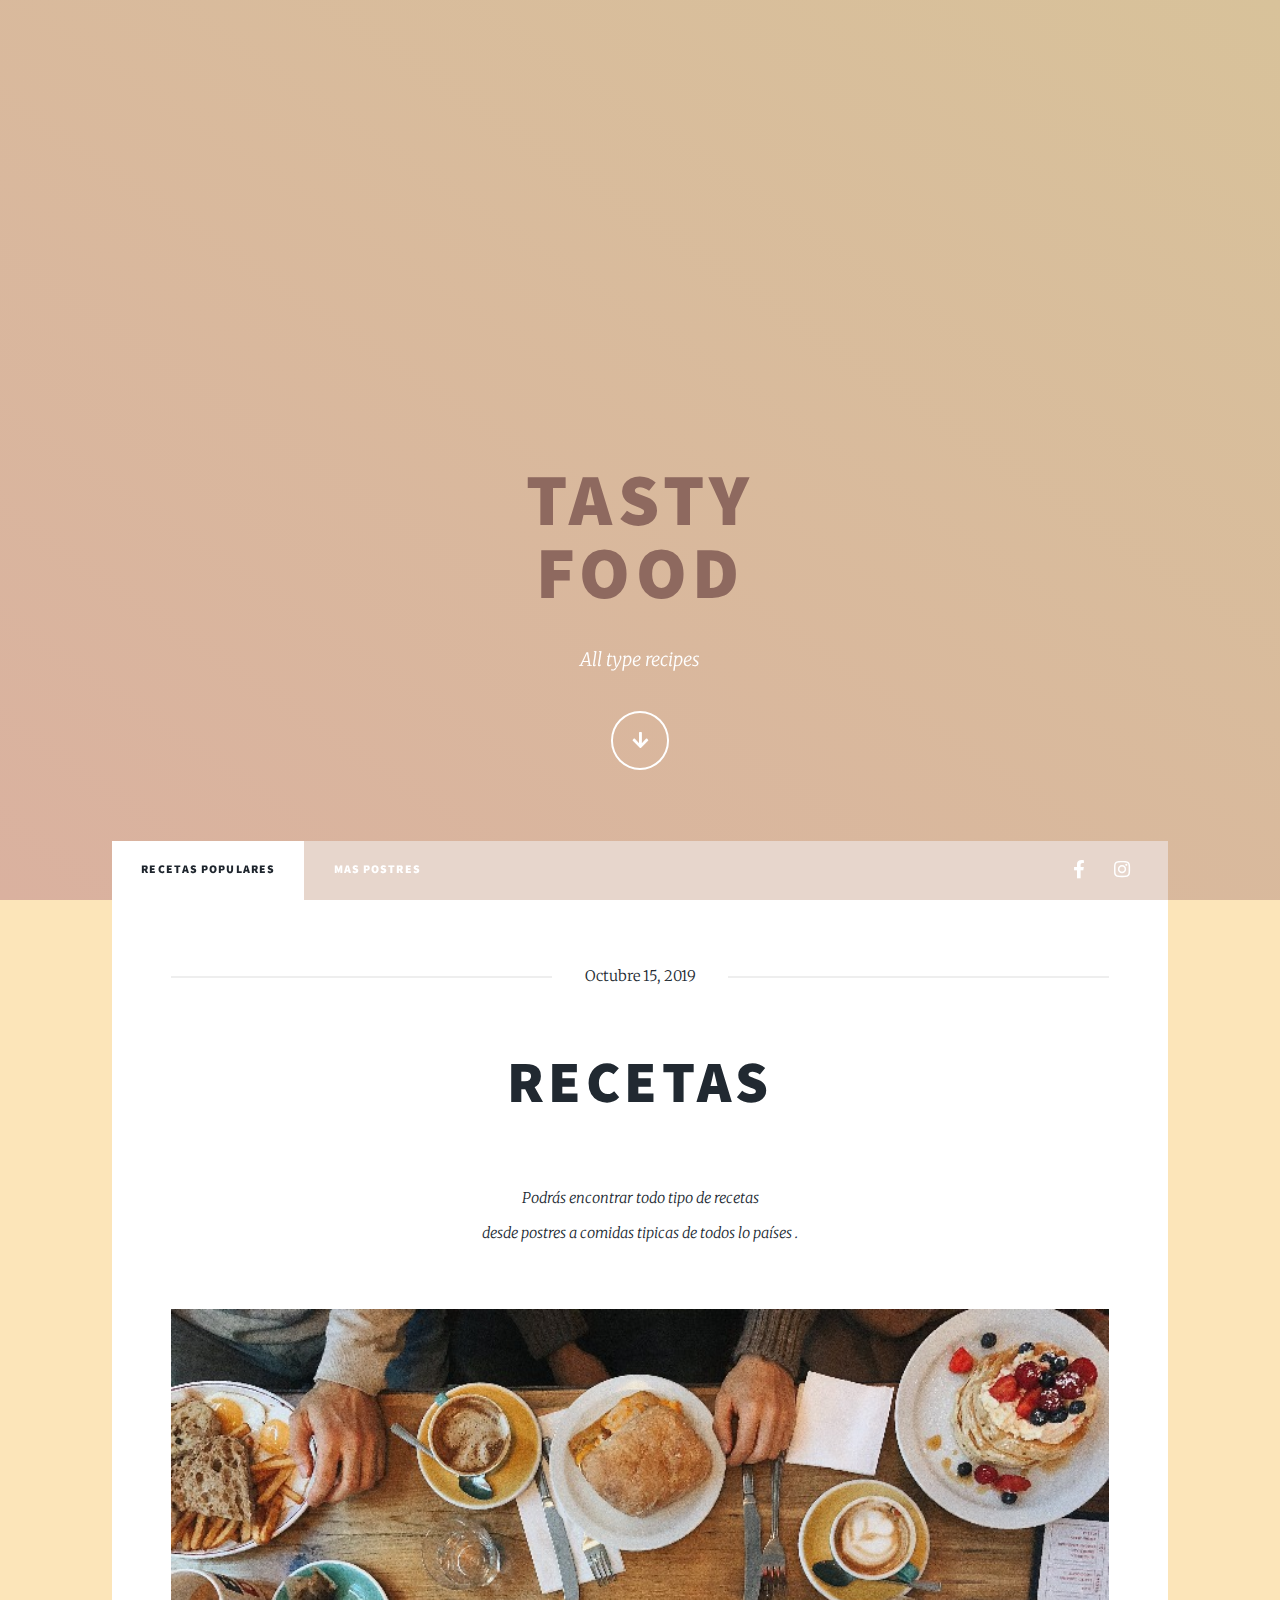
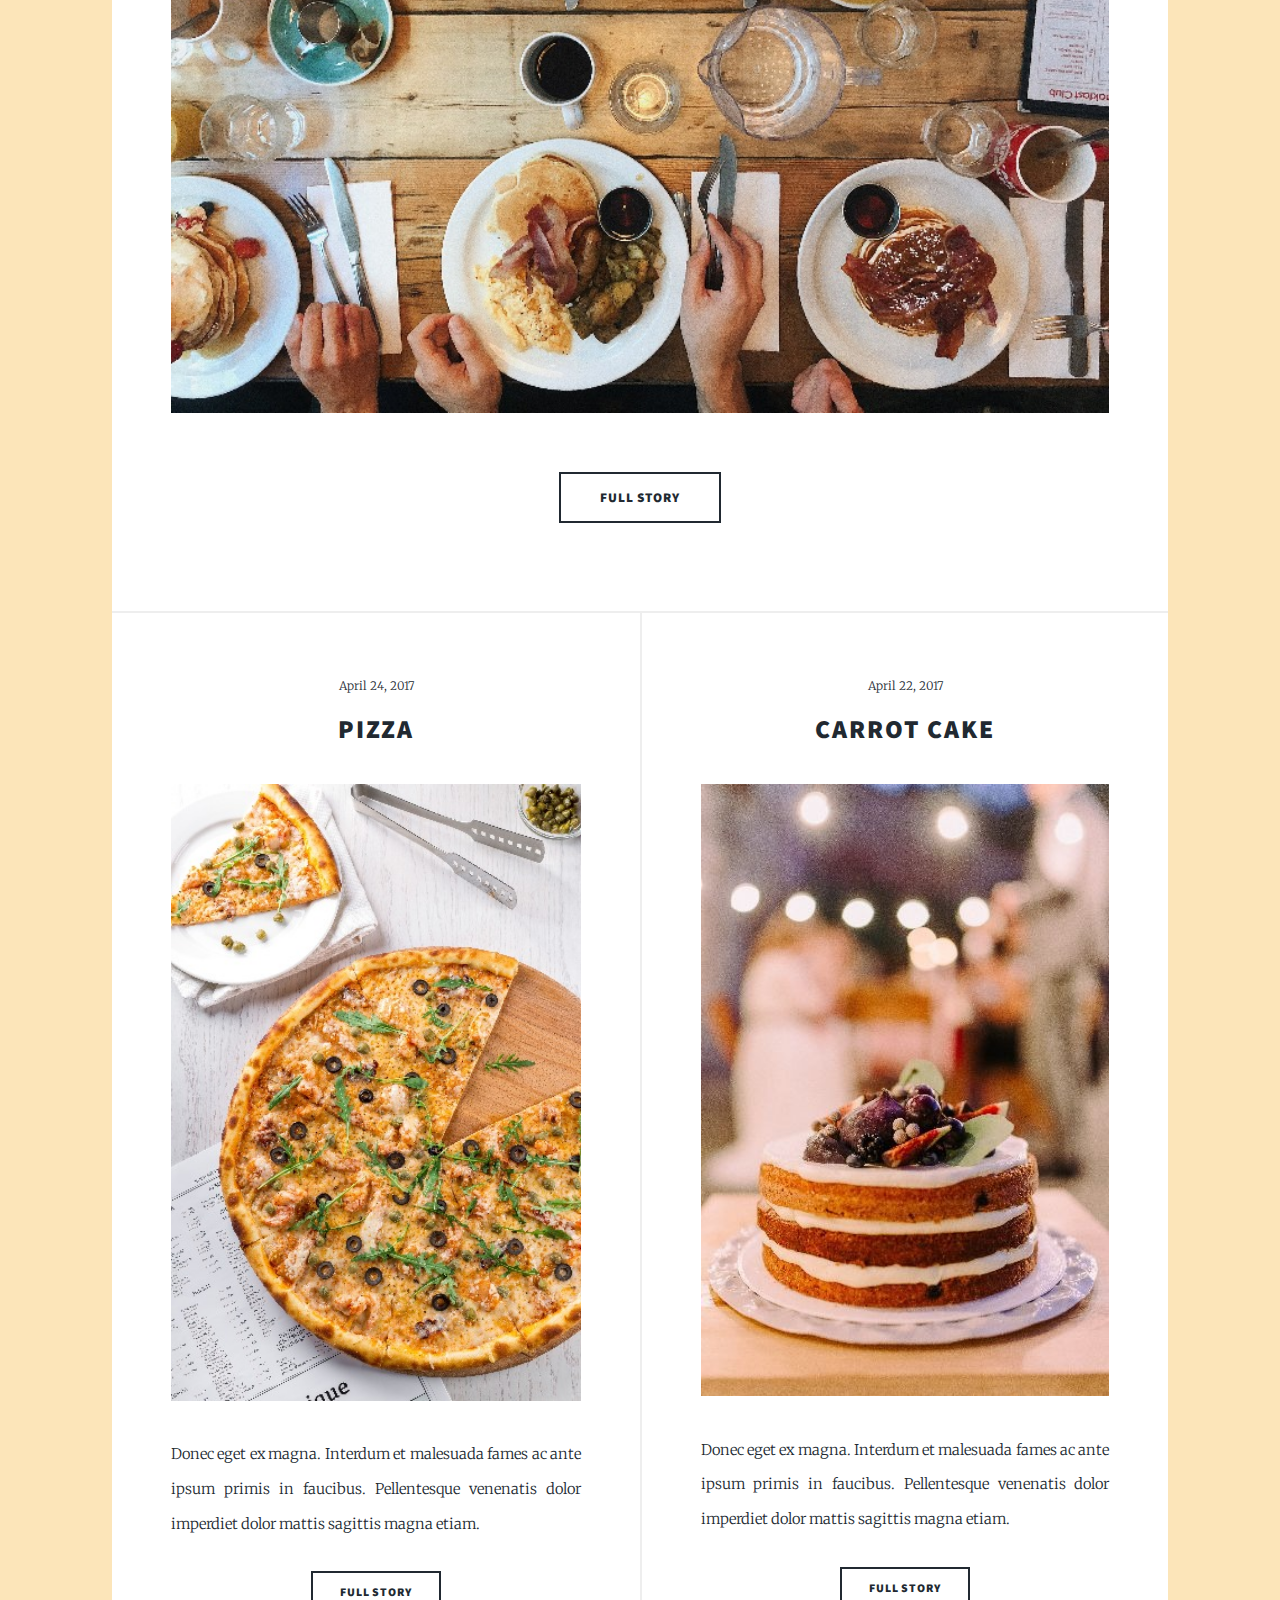
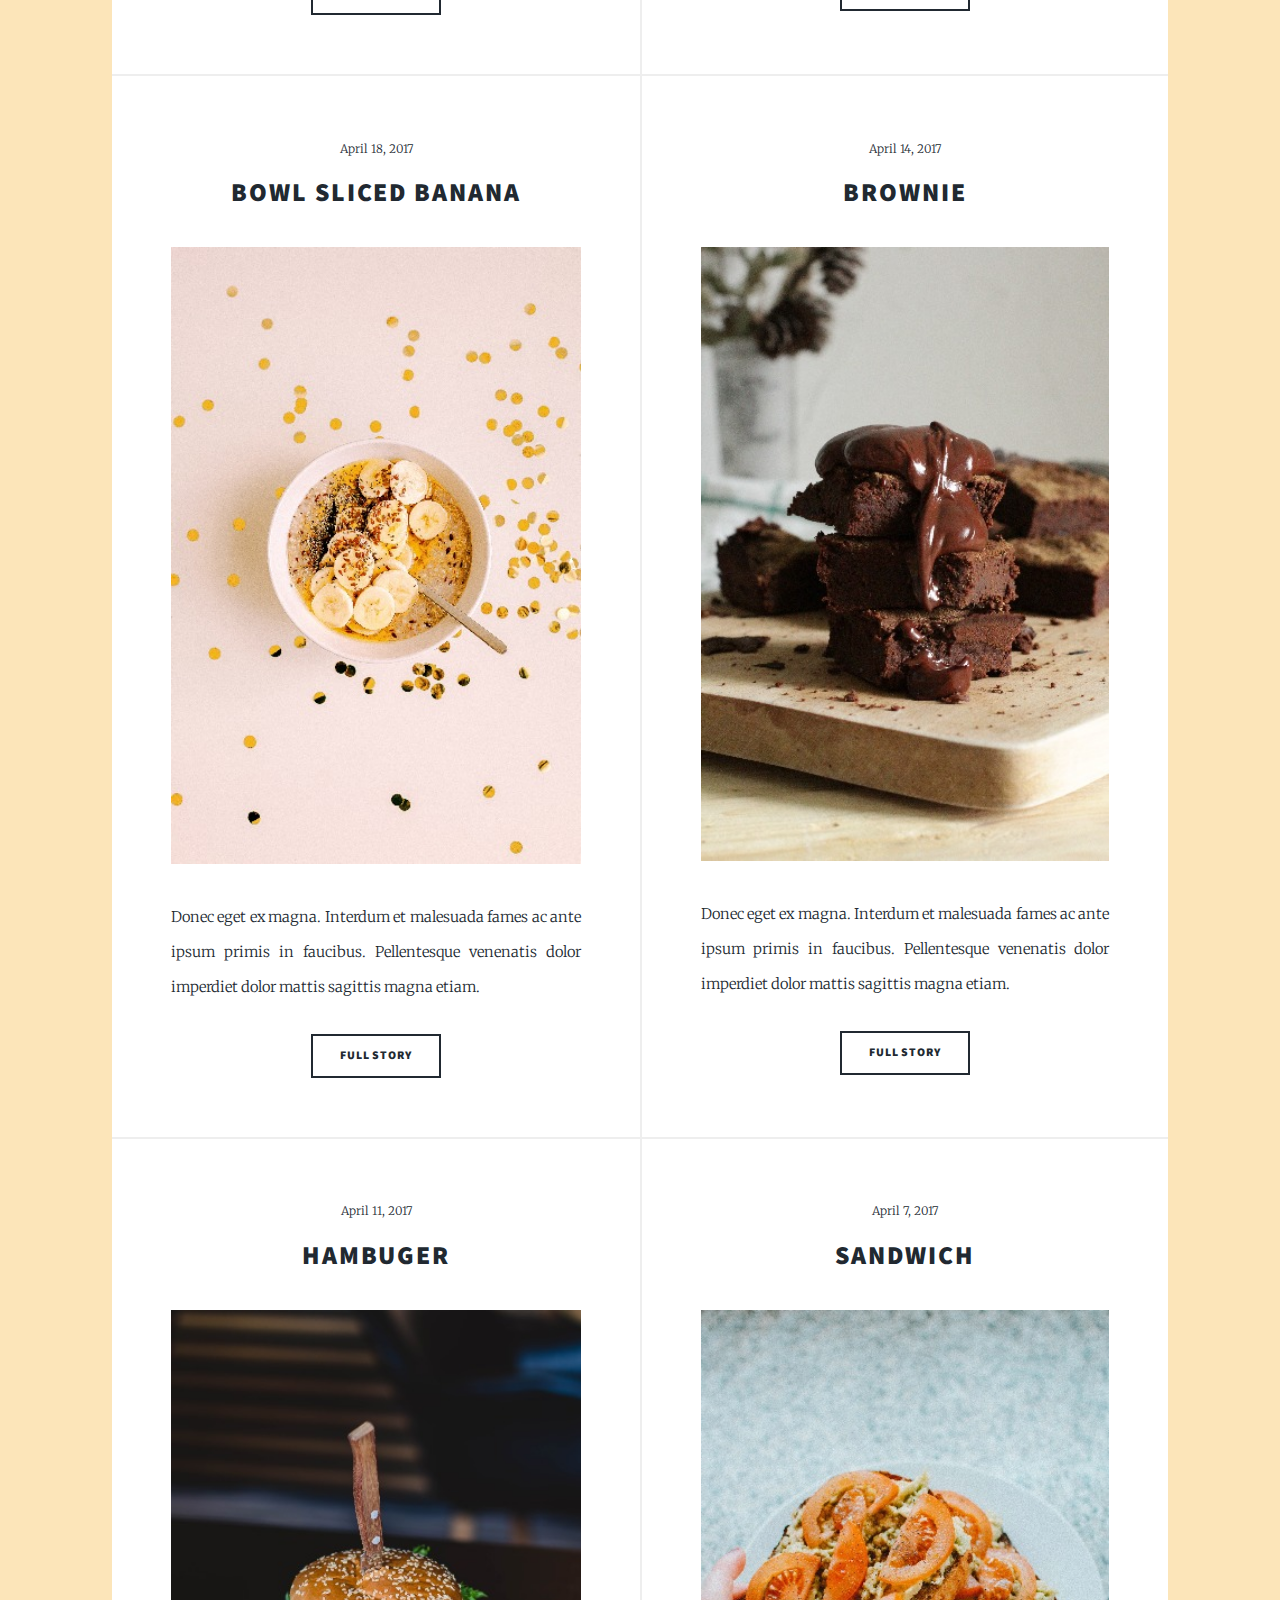
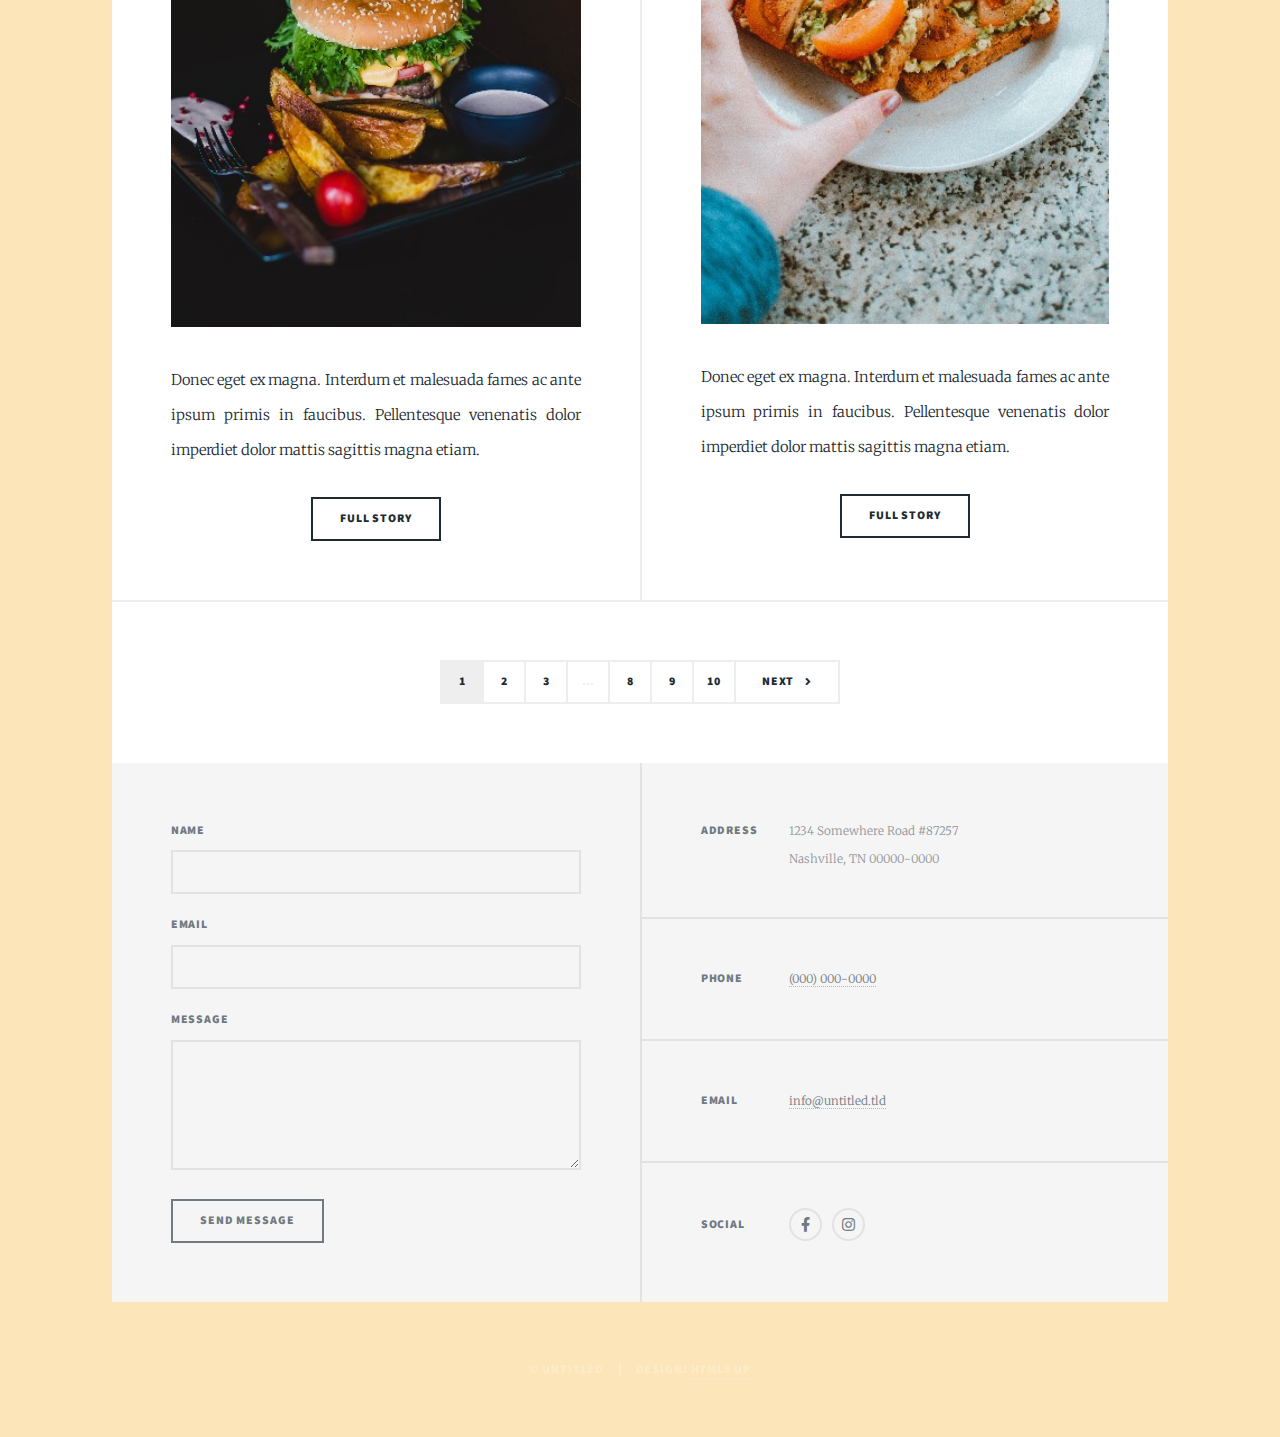
<file: index.html>
<!DOCTYPE HTML>
<!--
	Massively by HTML5 UP
	html5up.net | @ajlkn
	Free for personal and commercial use under the CCA 3.0 license (html5up.net/license)
-->
<html>
	<head>
		<title>Massively by HTML5 UP</title>
		<meta charset="utf-8" />
		<meta name="viewport" content="width=device-width, initial-scale=1, user-scalable=no" />
		<link rel="stylesheet" href="assets/css/main.css" />
		<noscript><link rel="stylesheet" href="assets/css/noscript.css" /></noscript>
		<link rel="icon" href="/images/favicon.png" sizes="32x32" type="image/png">
	</head>
	<body class="is-preload">

		<!-- Wrapper -->
			<div id="wrapper" class="fade-in">

				<!-- Intro -->
					<div id="intro">
						<h1>TASTY<br />
						FOOD</h1>
						<p>All type recipes</p>
						<ul class="actions">
							<li><a href="#header" class="button icon solid solo fa-arrow-down scrolly">Continue</a></li>
						</ul>
					</div>

				<!-- Header -->
					<header id="header">
						<a href="index.html" class="logo">MORE RECIPES</a>
					</header>

				<!-- Nav -->
					<nav id="nav">
						<ul class="links">
							<li class="active"><a href="index.html">Recetas populares</a></li>
							<li><a href="generic.html">Mas postres</a></li>
						</ul>
						<ul class="icons">
							<li><a href="https://www.facebook.com" class="icon brands fa-facebook-f"><span class="label">Facebook</span></a></li>
							<li><a href="https://www.instagram.com" class="icon brands fa-instagram"><span class="label">Instagram</span></a></li>
						</ul>
					</nav>

				<!-- Main -->
					<div id="main">

						<!-- Featured Post -->
							<article class="post featured">
								<header class="major">
									<span class="date">Octubre 15, 2019</span>
									<h2><a href="#">Recetas<br />
									</a></h2>
									<p><br />
									Podrás encontrar todo tipo de recetas<br />
									desde postres a comidas tipicas de todos lo países .</p>
								</header>
								<a href="#" class="image main"><img src="images/pic01.jpg" alt="" /></a>
								<ul class="actions special">
									<li><a href="#" class="button large">Full Story</a></li>
								</ul>
							</article>

						<!-- Posts -->
							<section class="posts">
								<article>
									<header>
										<span class="date">April 24, 2017</span>
										<h2><a href="#">Pizza</a></h2>
									</header>
									<a href="#" class="image fit"><img src="images/pic02.jpg" alt="" /></a>
									<p>Donec eget ex magna. Interdum et malesuada fames ac ante ipsum primis in faucibus. Pellentesque venenatis dolor imperdiet dolor mattis sagittis magna etiam.</p>
									<ul class="actions special">
										<li><a href="#" class="button">Full Story</a></li>
									</ul>
								</article>
								<article>
									<header>
										<span class="date">April 22, 2017</span>
										<h2><a href="#">Carrot cake</a></h2>
									</header>
									<a href="#" class="image fit"><img src="images/pic03.jpg" alt="" /></a>
									<p>Donec eget ex magna. Interdum et malesuada fames ac ante ipsum primis in faucibus. Pellentesque venenatis dolor imperdiet dolor mattis sagittis magna etiam.</p>
									<ul class="actions special">
										<li><a href="#" class="button">Full Story</a></li>
									</ul>
								</article>
								<article>
									<header>
										<span class="date">April 18, 2017</span>
										<h2><a href="#">Bowl sliced banana</a></h2>
									</header>
									<a href="#" class="image fit"><img src="images/pic04.jpg" alt="" /></a>
									<p>Donec eget ex magna. Interdum et malesuada fames ac ante ipsum primis in faucibus. Pellentesque venenatis dolor imperdiet dolor mattis sagittis magna etiam.</p>
									<ul class="actions special">
										<li><a href="#" class="button">Full Story</a></li>
									</ul>
								</article>
								<article>
									<header>
										<span class="date">April 14, 2017</span>
										<h2><a href="#">Brownie</a></h2>
									</header>
									<a href="#" class="image fit"><img src="images/pic05.jpg" alt="" /></a>
									<p>Donec eget ex magna. Interdum et malesuada fames ac ante ipsum primis in faucibus. Pellentesque venenatis dolor imperdiet dolor mattis sagittis magna etiam.</p>
									<ul class="actions special">
										<li><a href="#" class="button">Full Story</a></li>
									</ul>
								</article>
								<article>
									<header>
										<span class="date">April 11, 2017</span>
										<h2><a href="#">Hambuger</a></h2>
									</header>
									<a href="#" class="image fit"><img src="images/pic06.jpg" alt="" /></a>
									<p>Donec eget ex magna. Interdum et malesuada fames ac ante ipsum primis in faucibus. Pellentesque venenatis dolor imperdiet dolor mattis sagittis magna etiam.</p>
									<ul class="actions special">
										<li><a href="#" class="button">Full Story</a></li>
									</ul>
								</article>
								<article>
									<header>
										<span class="date">April 7, 2017</span>
										<h2><a href="#">Sandwich</a></h2>
									</header>
									<a href="#" class="image fit"><img src="images/pic07.jpg" alt="" /></a>
									<p>Donec eget ex magna. Interdum et malesuada fames ac ante ipsum primis in faucibus. Pellentesque venenatis dolor imperdiet dolor mattis sagittis magna etiam.</p>
									<ul class="actions special">
										<li><a href="#" class="button">Full Story</a></li>
									</ul>
								</article>
							</section>

						<!-- Footer -->
							<footer>
								<div class="pagination">
									<!--<a href="#" class="previous">Prev</a>-->
									<a href="#" class="page active">1</a>
									<a href="#" class="page">2</a>
									<a href="#" class="page">3</a>
									<span class="extra">&hellip;</span>
									<a href="#" class="page">8</a>
									<a href="#" class="page">9</a>
									<a href="#" class="page">10</a>
									<a href="#" class="next">Next</a>
								</div>
							</footer>

					</div>

				<!-- Footer -->
					<footer id="footer">
						<section>
							<form method="post" action="#">
								<div class="fields">
									<div class="field">
										<label for="name">Name</label>
										<input type="text" name="name" id="name" />
									</div>
									<div class="field">
										<label for="email">Email</label>
										<input type="text" name="email" id="email" />
									</div>
									<div class="field">
										<label for="message">Message</label>
										<textarea name="message" id="message" rows="3"></textarea>
									</div>
								</div>
								<ul class="actions">
									<li><input type="submit" value="Send Message" /></li>
								</ul>
							</form>
						</section>
						<section class="split contact">
							<section class="alt">
								<h3>Address</h3>
								<p>1234 Somewhere Road #87257<br />
								Nashville, TN 00000-0000</p>
							</section>
							<section>
								<h3>Phone</h3>
								<p><a href="#">(000) 000-0000</a></p>
							</section>
							<section>
								<h3>Email</h3>
								<p><a href="mailto:marjoremarian@hotmail.com">info@untitled.tld</a></p>
							</section>
							<section>
								<h3>Social</h3>
								<ul class="icons alt">
									<li><a href="https://www.facebook.com/CFKArge" class="icon brands alt fa-facebook-f"><span class="label">Facebook</span></a></li>
									<li><a href="https://www.instagram.com/marley_ok/?hl=es-la" class="icon brands alt fa-instagram" target="_blank"><span class="label">Instagram</span></a></li>
								</ul>
							</section>
						</section>
					</footer>

				<!-- Copyright -->
					<div id="copyright">
						<ul><li>&copy; Untitled</li><li>Design: <a href="https://html5up.net">HTML5 UP</a></li></ul>
					</div>

			</div>

		<!-- Scripts -->
			<script src="assets/js/jquery.min.js"></script>
			<script src="assets/js/jquery.scrollex.min.js"></script>
			<script src="assets/js/jquery.scrolly.min.js"></script>
			<script src="assets/js/browser.min.js"></script>
			<script src="assets/js/breakpoints.min.js"></script>
			<script src="assets/js/util.js"></script>
			<script src="assets/js/main.js"></script>

	</body>
</html>
</file>
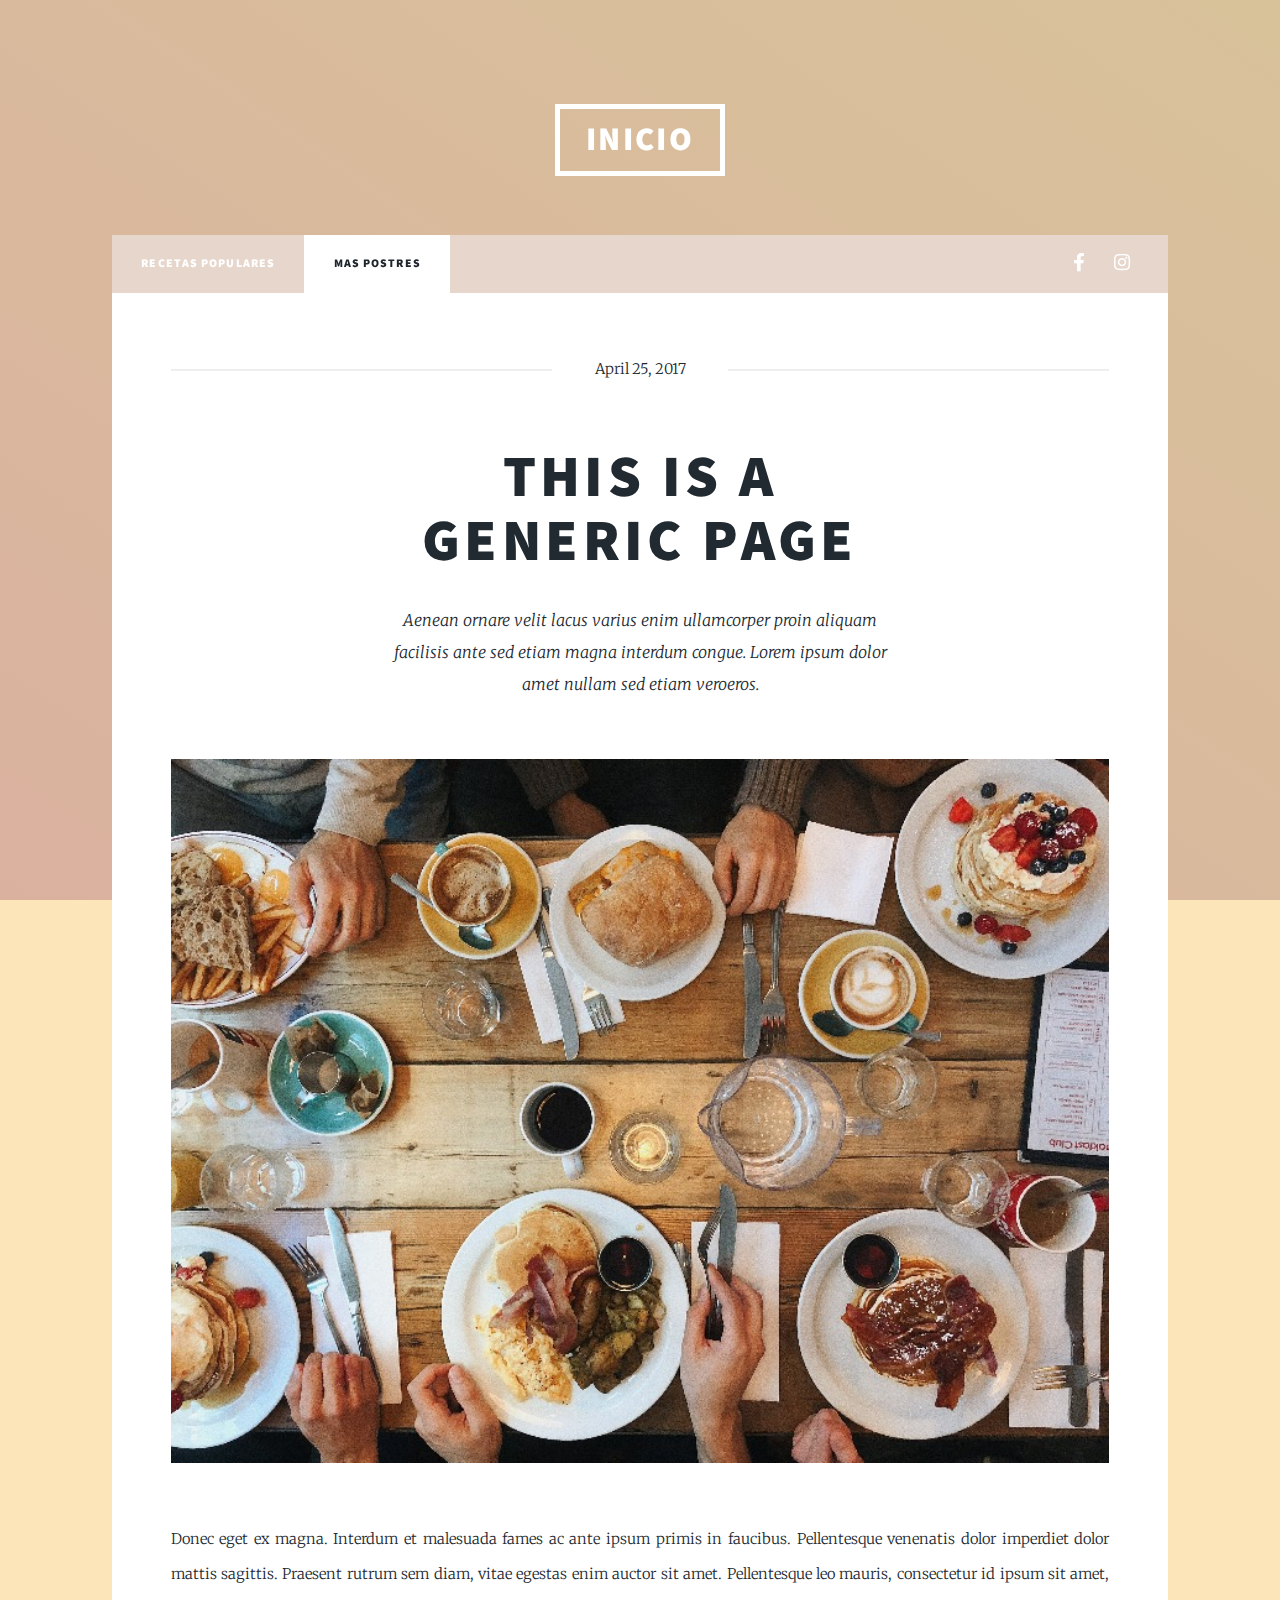
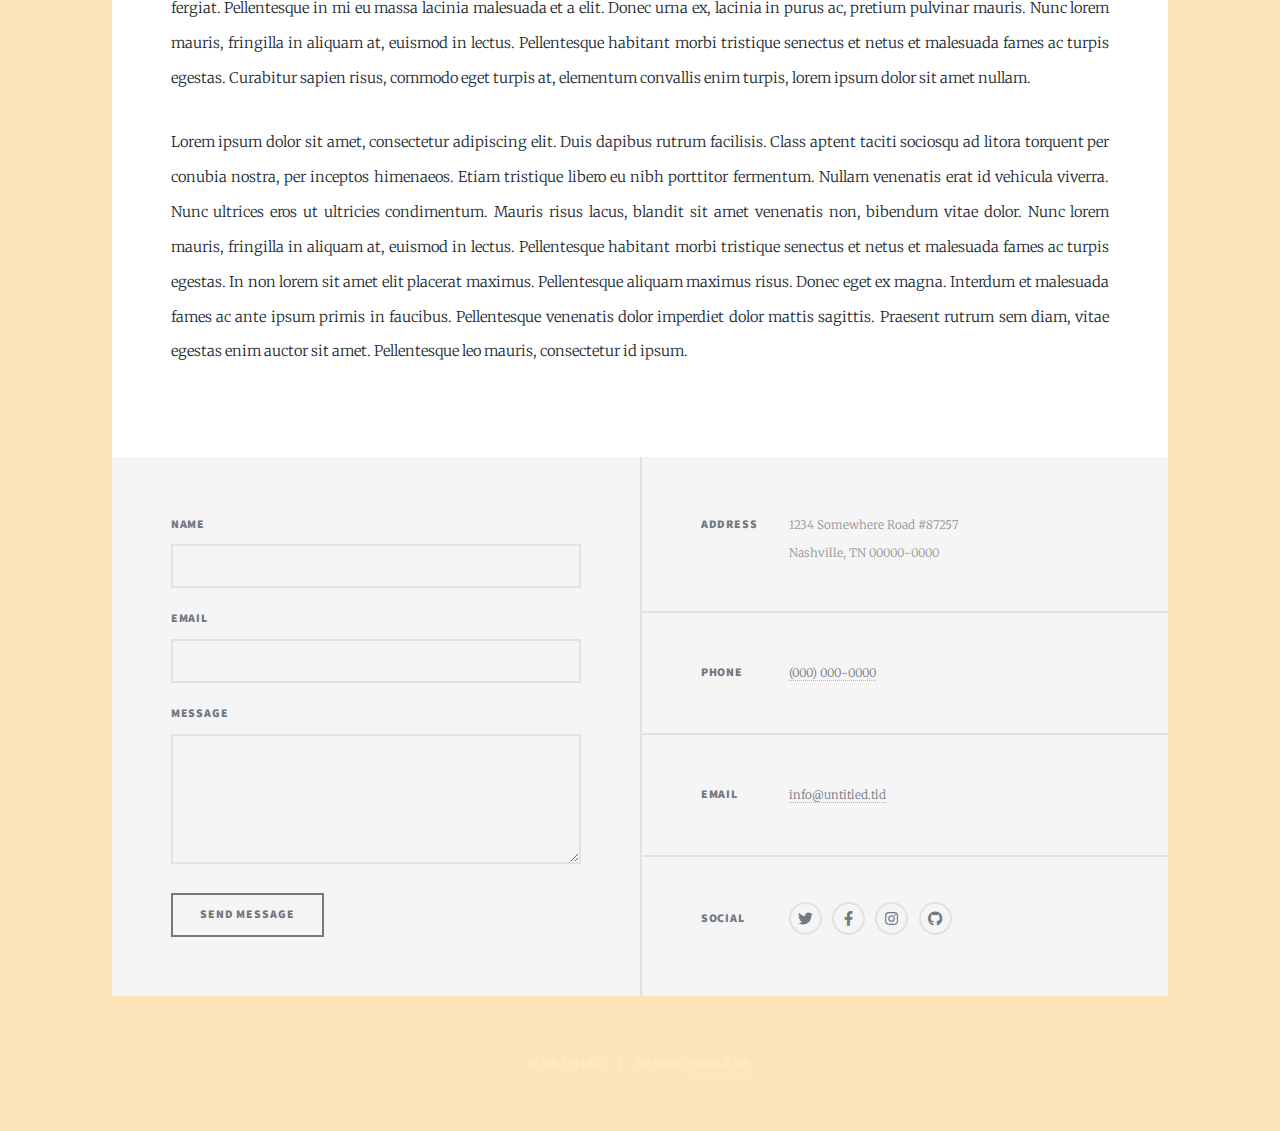
<file: generic.html>
<!DOCTYPE HTML>
<!--
	Massively by HTML5 UP
	html5up.net | @ajlkn
	Free for personal and commercial use under the CCA 3.0 license (html5up.net/license)
-->
<html>
	<head>
		<title>Generic Page - Massively by HTML5 UP</title>
		<meta charset="utf-8" />
		<meta name="viewport" content="width=device-width, initial-scale=1, user-scalable=no" />
		<link rel="stylesheet" href="assets/css/main.css" />
		<noscript><link rel="stylesheet" href="assets/css/noscript.css" /></noscript>
	</head>
	<body class="is-preload">

		<!-- Wrapper -->
			<div id="wrapper">

				<!-- Header -->
					<header id="header">
						<a href="index.html" class="logo">Inicio</a>
					</header>

				<!-- Nav -->
					<nav id="nav">
						<ul class="links">
							<li><a href="index.html">Recetas Populares</a></li>
							<li class="active"><a href="generic.html">Mas postres</a></li>
						</ul>
						<ul class="icons">
							<li><a href="#" class="icon brands fa-facebook-f"><span class="label">Facebook</span></a></li>
							<li><a href="#" class="icon brands fa-instagram"><span class="label">Instagram</span></a></li>
						</ul>
					</nav>

				<!-- Main -->
					<div id="main">

						<!-- Post -->
							<section class="post">
								<header class="major">
									<span class="date">April 25, 2017</span>
									<h1>This is a<br />
									Generic Page</h1>
									<p>Aenean ornare velit lacus varius enim ullamcorper proin aliquam<br />
									facilisis ante sed etiam magna interdum congue. Lorem ipsum dolor<br />
									amet nullam sed etiam veroeros.</p>
								</header>
								<div class="image main"><img src="images/pic01.jpg" alt="" /></div>
								<p>Donec eget ex magna. Interdum et malesuada fames ac ante ipsum primis in faucibus. Pellentesque venenatis dolor imperdiet dolor mattis sagittis. Praesent rutrum sem diam, vitae egestas enim auctor sit amet. Pellentesque leo mauris, consectetur id ipsum sit amet, fergiat. Pellentesque in mi eu massa lacinia malesuada et a elit. Donec urna ex, lacinia in purus ac, pretium pulvinar mauris. Nunc lorem mauris, fringilla in aliquam at, euismod in lectus. Pellentesque habitant morbi tristique senectus et netus et malesuada fames ac turpis egestas. Curabitur sapien risus, commodo eget turpis at, elementum convallis enim turpis, lorem ipsum dolor sit amet nullam.</p>
								<p>Lorem ipsum dolor sit amet, consectetur adipiscing elit. Duis dapibus rutrum facilisis. Class aptent taciti sociosqu ad litora torquent per conubia nostra, per inceptos himenaeos. Etiam tristique libero eu nibh porttitor fermentum. Nullam venenatis erat id vehicula viverra. Nunc ultrices eros ut ultricies condimentum. Mauris risus lacus, blandit sit amet venenatis non, bibendum vitae dolor. Nunc lorem mauris, fringilla in aliquam at, euismod in lectus. Pellentesque habitant morbi tristique senectus et netus et malesuada fames ac turpis egestas. In non lorem sit amet elit placerat maximus. Pellentesque aliquam maximus risus. Donec eget ex magna. Interdum et malesuada fames ac ante ipsum primis in faucibus. Pellentesque venenatis dolor imperdiet dolor mattis sagittis. Praesent rutrum sem diam, vitae egestas enim auctor sit amet. Pellentesque leo mauris, consectetur id ipsum.</p>
							</section>

					</div>

				<!-- Footer -->
					<footer id="footer">
						<section>
							<form method="post" action="#">
								<div class="fields">
									<div class="field">
										<label for="name">Name</label>
										<input type="text" name="name" id="name" />
									</div>
									<div class="field">
										<label for="email">Email</label>
										<input type="text" name="email" id="email" />
									</div>
									<div class="field">
										<label for="message">Message</label>
										<textarea name="message" id="message" rows="3"></textarea>
									</div>
								</div>
								<ul class="actions">
									<li><input type="submit" value="Send Message" /></li>
								</ul>
							</form>
						</section>
						<section class="split contact">
							<section class="alt">
								<h3>Address</h3>
								<p>1234 Somewhere Road #87257<br />
								Nashville, TN 00000-0000</p>
							</section>
							<section>
								<h3>Phone</h3>
								<p><a href="#">(000) 000-0000</a></p>
							</section>
							<section>
								<h3>Email</h3>
								<p><a href="#">info@untitled.tld</a></p>
							</section>
							<section>
								<h3>Social</h3>
								<ul class="icons alt">
									<li><a href="#" class="icon brands alt fa-twitter"><span class="label">Twitter</span></a></li>
									<li><a href="#" class="icon brands alt fa-facebook-f"><span class="label">Facebook</span></a></li>
									<li><a href="#" class="icon brands alt fa-instagram"><span class="label">Instagram</span></a></li>
									<li><a href="#" class="icon brands alt fa-github"><span class="label">GitHub</span></a></li>
								</ul>
							</section>
						</section>
					</footer>

				<!-- Copyright -->
					<div id="copyright">
						<ul><li>&copy; Untitled</li><li>Design: <a href="https://html5up.net">HTML5 UP</a></li></ul>
					</div>

			</div>

		<!-- Scripts -->
			<script src="assets/js/jquery.min.js"></script>
			<script src="assets/js/jquery.scrollex.min.js"></script>
			<script src="assets/js/jquery.scrolly.min.js"></script>
			<script src="assets/js/browser.min.js"></script>
			<script src="assets/js/breakpoints.min.js"></script>
			<script src="assets/js/util.js"></script>
			<script src="assets/js/main.js"></script>

	</body>
</html>
</file>
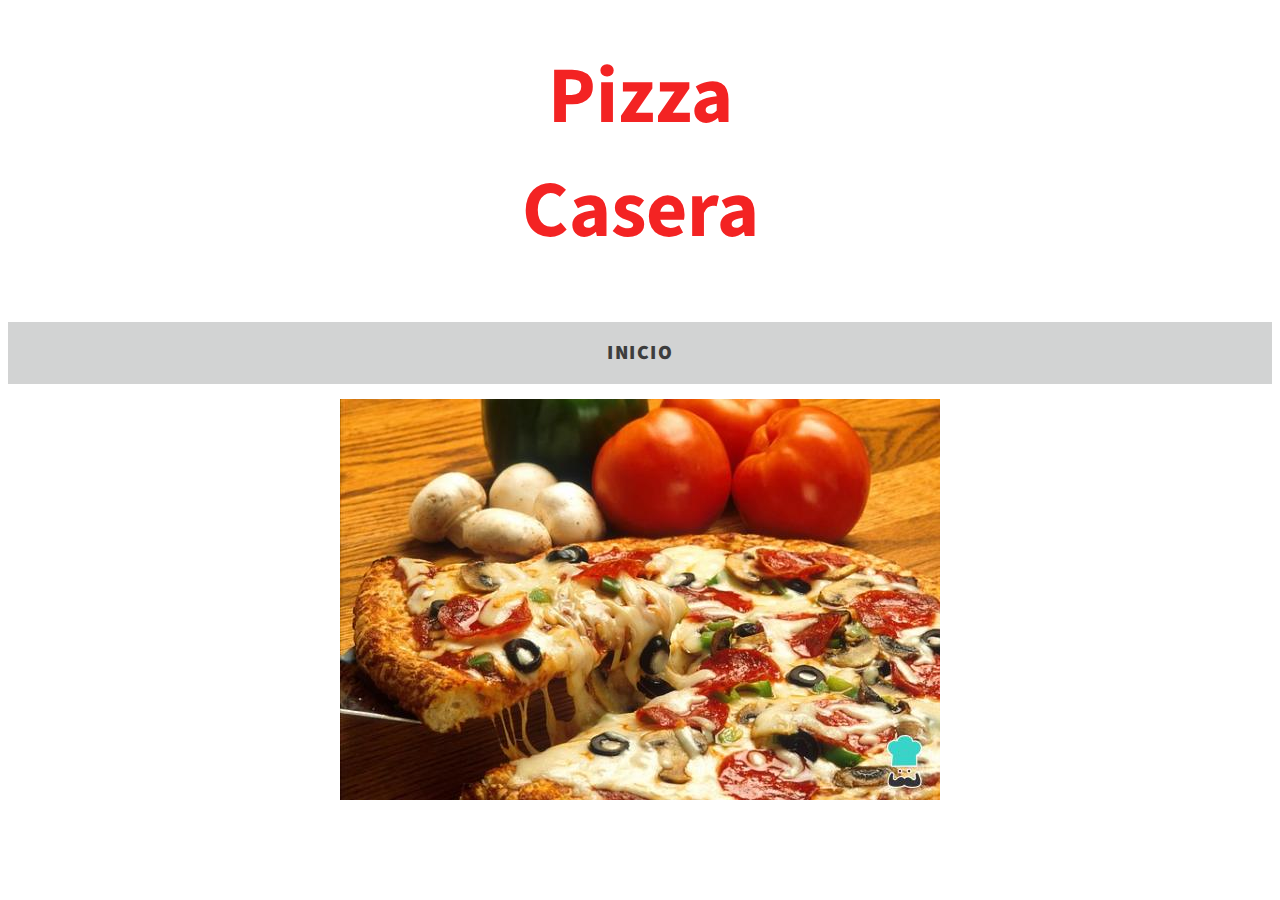
<file: pizza.html>
<!DOCTYPE html>
<html lang="en">
<head>
    <meta charset="UTF-8">
    <meta name="viewport" content="width=
    , initial-scale=1.0">
    <meta http-equiv="X-UA-Compatible" content="ie=edge">
    <link rel="stylesheet" href="assets/css/recetas.css" />
    <noscript><link rel="stylesheet" href="assets/css/noscript.css" /></noscript>

    <title>Receta pizza</title>
</head>
<body>
   
    <h1 id="titulop">Pizza <br/> Casera</h1>
     <!-- Header -->
     <header id="header">
            <a href="index.html" id="logo">INICIO</a>
        </header>
        <img id="img" src="images/pizza.jpg" alt="pizza">
        
</body>
</html>
</file>
<file: assets/css/main.css>
@import url(fontawesome-all.min.css);
@import url("https://fonts.googleapis.com/css?family=Merriweather:300,700,300italic,700italic|Source+Sans+Pro:900");

/*
	Massively by HTML5 UP
	html5up.net | @ajlkn
	Free for personal and commercial use under the CCA 3.0 license (html5up.net/license)
*/

html, body, div, span, applet, object,
iframe, h1, h2, h3, h4, h5, h6, p, blockquote,
pre, a, abbr, acronym, address, big, cite,
code, del, dfn, em, img, ins, kbd, q, s, samp,
small, strike, strong, sub, sup, tt, var, b,
u, i, center, dl, dt, dd, ol, ul, li, fieldset,
form, label, legend, table, caption, tbody,
tfoot, thead, tr, th, td, article, aside,
canvas, details, embed, figure, figcaption,
footer, header, hgroup, menu, nav, output, ruby,
section, summary, time, mark, audio, video {
	margin: 0;
	padding: 0;
	border: 0;
	font-size: 100%;
	font: inherit;
	vertical-align: baseline;}

article, aside, details, figcaption, figure,
footer, header, hgroup, menu, nav, section {
	display: block;}

body {
	line-height: 1;
}

ol, ul {
	list-style: none;
}

blockquote, q {
	quotes: none;
}

	blockquote:before, blockquote:after, q:before, q:after {
		content: '';
		content: none;
	}

table {
	border-collapse: collapse;
	border-spacing: 0;
}

body {
	-webkit-text-size-adjust: none;
}

mark {
	background-color: transparent;
	color: inherit;
}

input::-moz-focus-inner {
	border: 0;
	padding: 0;
}

input, select, textarea {
	-moz-appearance: none;
	-webkit-appearance: none;
	-ms-appearance: none;
	appearance: none;
}

/* Basic */

	@-ms-viewport {
		width: device-width;
	}

	body {
		-ms-overflow-style: scrollbar;
	}

	@media screen and (max-width: 480px) {

		html, body {
			min-width: 320px;
		}

	}

	html {
		box-sizing: border-box;
	}

	*, *:before, *:after {
		box-sizing: inherit;
	}

	body {
		background-color:#FCE5B9;
	}

		body.is-preload *, body.is-preload *:before, body.is-preload *:after {
			-moz-animation: none !important;
			-webkit-animation: none !important;
			-ms-animation: none !important;
			animation: none !important;
			-moz-transition: none !important;
			-webkit-transition: none !important;
			-ms-transition: none !important;
			transition: none !important;
		}

/* Type */

	html {
		font-size: 16pt;
	}

		@media screen and (max-width: 1680px) {

			html {
				font-size: 12pt;
			}

		}

		@media screen and (max-width: 1280px) {

			html {
				font-size: 11pt;
			}

		}

		@media screen and (max-width: 360px) {

			html {
				font-size: 10pt;
			}

		}

	body {
		color: #212931;
	}

	body, input, select, textarea {
		font-family: "Merriweather", Georgia, serif;
		font-weight: 300;
		font-size: 1rem;
		line-height: 2.375;
	}

	a {
		-moz-transition: color 0.2s ease-in-out, background-color 0.2s ease-in-out, border-color 0.2s ease-in-out, box-shadow 0.2s ease-in-out;
		-webkit-transition: color 0.2s ease-in-out, background-color 0.2s ease-in-out, border-color 0.2s ease-in-out, box-shadow 0.2s ease-in-out;
		-ms-transition: color 0.2s ease-in-out, background-color 0.2s ease-in-out, border-color 0.2s ease-in-out, box-shadow 0.2s ease-in-out;
		transition: color 0.2s ease-in-out, background-color 0.2s ease-in-out, border-color 0.2s ease-in-out, box-shadow 0.2s ease-in-out;
		border-bottom: dotted 1px;
		text-decoration: none;
	}

		a:hover {
			border-bottom-color: transparent;
		}

	strong, b {
		font-weight: 600;
	}

	em, i {
		font-style: italic;
	}

	p {
		text-align: justify;
		margin: 0 0 2rem 0;
	}

	h1, h2, h3, h4, h5, h6 {
		font-family: "Source Sans Pro", Helvetica, sans-serif;
		font-weight: 900;
		line-height: 1.5;
		letter-spacing: 0.075em;
		text-transform: uppercase;
		margin: 0 0 1rem 0;
		
	}

		h1 a, h2 a, h3 a, h4 a, h5 a, h6 a {
			border-bottom: 0;
			color: inherit;
			text-decoration: none;
		}

	h1 {
		font-size: 4rem;
		line-height: 1.1;
		margin: 0 0 2rem 0;
	}

	h2 {
		font-size: 1.75rem;
		line-height: 1.3;
		margin: 0 0 1.5rem 0;
	}

	h3 {
		font-size: 1.25rem;
		margin: 0 0 1.5rem 0;
	}

	h4 {
		font-size: 1rem;
	}

	h5 {
		font-size: 0.9rem;
	}

	h6 {
		font-size: 0.8rem;
	}

	sub {
		font-size: 0.8rem;
		position: relative;
		top: 0.5rem;
	}

	sup {
		font-size: 0.8rem;
		position: relative;
		top: -0.5rem;
	}

	blockquote {
		border-left: solid 4px;
		font-style: italic;
		margin: 0 0 2rem 0;
		padding: 0.5rem 0 0.5rem 2rem;
	}

	code {
		border: solid 2px;
		font-family: "Courier New", monospace;
		font-size: 0.9rem;
		margin: 0 0.25rem;
		padding: 0.25rem 0.65rem;
	}

	pre {
		-webkit-overflow-scrolling: touch;
		font-family: "Courier New", monospace;
		font-size: 0.9rem;
		margin: 0 0 2rem 0;
	}

		pre code {
			display: block;
			line-height: 1.75;
			padding: 1rem 1.5rem;
			overflow-x: auto;
		}

	hr {
		border: 0;
		border-bottom: solid 2px;
		margin: 3rem 0;
	}

		hr.major {
			margin: 5rem 0;
		}

	.align-left {
		text-align: left;
	}

	.align-center {
		text-align: center;
	}

	.align-right {
		text-align: right;
	}

	input, select, textarea {
		color: #212931;
	}

	a {
		color: #212931;
		border-bottom-color: rgba(33, 41, 49, 0.5);
	}

		a:hover {
			border-bottom-color: transparent;
			color:#974E47 !important;
		}

	strong, b {
		color: #212931;
	}

	h1, h2, h3, h4, h5, h6 {
		color: #212931;
	}

	blockquote {
		border-left-color: #eeeeee;
	}

	code {
		background: red (220, 220, 220, 0.25);
		border-color: #eeeeee;
	}

	hr {
		border-bottom-color: #eeeeee;
	}

/* Row */

	.row {
		display: flex;
		flex-wrap: wrap;
		box-sizing: border-box;
		align-items: stretch;
	}

		.row > * {
			box-sizing: border-box;
		}

		.row.gtr-uniform > * > :last-child {
			margin-bottom: 0;
		}

		.row.aln-left {
			justify-content: flex-start;
		}

		.row.aln-center {
			justify-content: center;
		}

		.row.aln-right {
			justify-content: flex-end;
		}

		.row.aln-top {
			align-items: flex-start;
		}

		.row.aln-middle {
			align-items: center;
		}

		.row.aln-bottom {
			align-items: flex-end;
		}

		.row > .imp {
			order: -1;
		}

		.row > .col-1 {
			width: 8.33333%;
		}

		.row > .off-1 {
			margin-left: 8.33333%;
		}

		.row > .col-2 {
			width: 16.66667%;
		}

		.row > .off-2 {
			margin-left: 16.66667%;
		}

		.row > .col-3 {
			width: 25%;
		}

		.row > .off-3 {
			margin-left: 25%;
		}

		.row > .col-4 {
			width: 33.33333%;
		}

		.row > .off-4 {
			margin-left: 33.33333%;
		}

		.row > .col-5 {
			width: 41.66667%;
		}

		.row > .off-5 {
			margin-left: 41.66667%;
		}

		.row > .col-6 {
			width: 50%;
		}

		.row > .off-6 {
			margin-left: 50%;
		}

		.row > .col-7 {
			width: 58.33333%;
		}

		.row > .off-7 {
			margin-left: 58.33333%;
		}

		.row > .col-8 {
			width: 66.66667%;
		}

		.row > .off-8 {
			margin-left: 66.66667%;
		}

		.row > .col-9 {
			width: 75%;
		}

		.row > .off-9 {
			margin-left: 75%;
		}

		.row > .col-10 {
			width: 83.33333%;
		}

		.row > .off-10 {
			margin-left: 83.33333%;
		}

		.row > .col-11 {
			width: 91.66667%;
		}

		.row > .off-11 {
			margin-left: 91.66667%;
		}

		.row > .col-12 {
			width: 100%;
		}

		.row > .off-12 {
			margin-left: 100%;
		}

		.row.gtr-0 {
			margin-top: 0;
			margin-left: 0rem;
		}

			.row.gtr-0 > * {
				padding: 0 0 0 0rem;
			}

			.row.gtr-0.gtr-uniform {
				margin-top: 0rem;
			}

				.row.gtr-0.gtr-uniform > * {
					padding-top: 0rem;
				}

		.row.gtr-25 {
			margin-top: 0;
			margin-left: -0.375rem;
		}

			.row.gtr-25 > * {
				padding: 0 0 0 0.375rem;
			}

			.row.gtr-25.gtr-uniform {
				margin-top: -0.375rem;
			}

				.row.gtr-25.gtr-uniform > * {
					padding-top: 0.375rem;
				}

		.row.gtr-50 {
			margin-top: 0;
			margin-left: -0.75rem;
		}

			.row.gtr-50 > * {
				padding: 0 0 0 0.75rem;
			}

			.row.gtr-50.gtr-uniform {
				margin-top: -0.75rem;
			}

				.row.gtr-50.gtr-uniform > * {
					padding-top: 0.75rem;
				}

		.row {
			margin-top: 0;
			margin-left: -1.5rem;
		}

			.row > * {
				padding: 0 0 0 1.5rem;
			}

			.row.gtr-uniform {
				margin-top: -1.5rem;
			}

				.row.gtr-uniform > * {
					padding-top: 1.5rem;
				}

		.row.gtr-150 {
			margin-top: 0;
			margin-left: -2.25rem;
		}

			.row.gtr-150 > * {
				padding: 0 0 0 2.25rem;
			}

			.row.gtr-150.gtr-uniform {
				margin-top: -2.25rem;
			}

				.row.gtr-150.gtr-uniform > * {
					padding-top: 2.25rem;
				}

		.row.gtr-200 {
			margin-top: 0;
			margin-left: -3rem;
		}

			.row.gtr-200 > * {
				padding: 0 0 0 3rem;
			}

			.row.gtr-200.gtr-uniform {
				margin-top: -3rem;
			}

				.row.gtr-200.gtr-uniform > * {
					padding-top: 3rem;
				}

		@media screen and (max-width: 1680px) {

			.row {
				display: flex;
				flex-wrap: wrap;
				box-sizing: border-box;
				align-items: stretch;
			}

				.row > * {
					box-sizing: border-box;
				}

				.row.gtr-uniform > * > :last-child {
					margin-bottom: 0;
				}

				.row.aln-left {
					justify-content: flex-start;
				}

				.row.aln-center {
					justify-content: center;
				}

				.row.aln-right {
					justify-content: flex-end;
				}

				.row.aln-top {
					align-items: flex-start;
				}

				.row.aln-middle {
					align-items: center;
				}

				.row.aln-bottom {
					align-items: flex-end;
				}

				.row > .imp-xlarge {
					order: -1;
				}

				.row > .col-1-xlarge {
					width: 8.33333%;
				}

				.row > .off-1-xlarge {
					margin-left: 8.33333%;
				}

				.row > .col-2-xlarge {
					width: 16.66667%;
				}

				.row > .off-2-xlarge {
					margin-left: 16.66667%;
				}

				.row > .col-3-xlarge {
					width: 25%;
				}

				.row > .off-3-xlarge {
					margin-left: 25%;
				}

				.row > .col-4-xlarge {
					width: 33.33333%;
				}

				.row > .off-4-xlarge {
					margin-left: 33.33333%;
				}

				.row > .col-5-xlarge {
					width: 41.66667%;
				}

				.row > .off-5-xlarge {
					margin-left: 41.66667%;
				}

				.row > .col-6-xlarge {
					width: 50%;
				}

				.row > .off-6-xlarge {
					margin-left: 50%;
				}

				.row > .col-7-xlarge {
					width: 58.33333%;
				}

				.row > .off-7-xlarge {
					margin-left: 58.33333%;
				}

				.row > .col-8-xlarge {
					width: 66.66667%;
				}

				.row > .off-8-xlarge {
					margin-left: 66.66667%;
				}

				.row > .col-9-xlarge {
					width: 75%;
				}

				.row > .off-9-xlarge {
					margin-left: 75%;
				}

				.row > .col-10-xlarge {
					width: 83.33333%;
				}

				.row > .off-10-xlarge {
					margin-left: 83.33333%;
				}

				.row > .col-11-xlarge {
					width: 91.66667%;
				}

				.row > .off-11-xlarge {
					margin-left: 91.66667%;
				}

				.row > .col-12-xlarge {
					width: 100%;
				}

				.row > .off-12-xlarge {
					margin-left: 100%;
				}

				.row.gtr-0 {
					margin-top: 0;
					margin-left: 0rem;
				}

					.row.gtr-0 > * {
						padding: 0 0 0 0rem;
					}

					.row.gtr-0.gtr-uniform {
						margin-top: 0rem;
					}

						.row.gtr-0.gtr-uniform > * {
							padding-top: 0rem;
						}

				.row.gtr-25 {
					margin-top: 0;
					margin-left: -0.375rem;
				}

					.row.gtr-25 > * {
						padding: 0 0 0 0.375rem;
					}

					.row.gtr-25.gtr-uniform {
						margin-top: -0.375rem;
					}

						.row.gtr-25.gtr-uniform > * {
							padding-top: 0.375rem;
						}

				.row.gtr-50 {
					margin-top: 0;
					margin-left: -0.75rem;
				}

					.row.gtr-50 > * {
						padding: 0 0 0 0.75rem;
					}

					.row.gtr-50.gtr-uniform {
						margin-top: -0.75rem;
					}

						.row.gtr-50.gtr-uniform > * {
							padding-top: 0.75rem;
						}

				.row {
					margin-top: 0;
					margin-left: -1.5rem;
				}

					.row > * {
						padding: 0 0 0 1.5rem;
					}

					.row.gtr-uniform {
						margin-top: -1.5rem;
					}

						.row.gtr-uniform > * {
							padding-top: 1.5rem;
						}

				.row.gtr-150 {
					margin-top: 0;
					margin-left: -2.25rem;
				}

					.row.gtr-150 > * {
						padding: 0 0 0 2.25rem;
					}

					.row.gtr-150.gtr-uniform {
						margin-top: -2.25rem;
					}

						.row.gtr-150.gtr-uniform > * {
							padding-top: 2.25rem;
						}

				.row.gtr-200 {
					margin-top: 0;
					margin-left: -3rem;
				}

					.row.gtr-200 > * {
						padding: 0 0 0 3rem;
					}

					.row.gtr-200.gtr-uniform {
						margin-top: -3rem;
					}

						.row.gtr-200.gtr-uniform > * {
							padding-top: 3rem;
						}

		}

		@media screen and (max-width: 1280px) {

			.row {
				display: flex;
				flex-wrap: wrap;
				box-sizing: border-box;
				align-items: stretch;
			}

				.row > * {
					box-sizing: border-box;
				}

				.row.gtr-uniform > * > :last-child {
					margin-bottom: 0;
				}

				.row.aln-left {
					justify-content: flex-start;
				}

				.row.aln-center {
					justify-content: center;
				}

				.row.aln-right {
					justify-content: flex-end;
				}

				.row.aln-top {
					align-items: flex-start;
				}

				.row.aln-middle {
					align-items: center;
				}

				.row.aln-bottom {
					align-items: flex-end;
				}

				.row > .imp-large {
					order: -1;
				}

				.row > .col-1-large {
					width: 8.33333%;
				}

				.row > .off-1-large {
					margin-left: 8.33333%;
				}

				.row > .col-2-large {
					width: 16.66667%;
				}

				.row > .off-2-large {
					margin-left: 16.66667%;
				}

				.row > .col-3-large {
					width: 25%;
				}

				.row > .off-3-large {
					margin-left: 25%;
				}

				.row > .col-4-large {
					width: 33.33333%;
				}

				.row > .off-4-large {
					margin-left: 33.33333%;
				}

				.row > .col-5-large {
					width: 41.66667%;
				}

				.row > .off-5-large {
					margin-left: 41.66667%;
				}

				.row > .col-6-large {
					width: 50%;
				}

				.row > .off-6-large {
					margin-left: 50%;
				}

				.row > .col-7-large {
					width: 58.33333%;
				}

				.row > .off-7-large {
					margin-left: 58.33333%;
				}

				.row > .col-8-large {
					width: 66.66667%;
				}

				.row > .off-8-large {
					margin-left: 66.66667%;
				}

				.row > .col-9-large {
					width: 75%;
				}

				.row > .off-9-large {
					margin-left: 75%;
				}

				.row > .col-10-large {
					width: 83.33333%;
				}

				.row > .off-10-large {
					margin-left: 83.33333%;
				}

				.row > .col-11-large {
					width: 91.66667%;
				}

				.row > .off-11-large {
					margin-left: 91.66667%;
				}

				.row > .col-12-large {
					width: 100%;
				}

				.row > .off-12-large {
					margin-left: 100%;
				}

				.row.gtr-0 {
					margin-top: 0;
					margin-left: 0rem;
				}

					.row.gtr-0 > * {
						padding: 0 0 0 0rem;
					}

					.row.gtr-0.gtr-uniform {
						margin-top: 0rem;
					}

						.row.gtr-0.gtr-uniform > * {
							padding-top: 0rem;
						}

				.row.gtr-25 {
					margin-top: 0;
					margin-left: -0.375rem;
				}

					.row.gtr-25 > * {
						padding: 0 0 0 0.375rem;
					}

					.row.gtr-25.gtr-uniform {
						margin-top: -0.375rem;
					}

						.row.gtr-25.gtr-uniform > * {
							padding-top: 0.375rem;
						}

				.row.gtr-50 {
					margin-top: 0;
					margin-left: -0.75rem;
				}

					.row.gtr-50 > * {
						padding: 0 0 0 0.75rem;
					}

					.row.gtr-50.gtr-uniform {
						margin-top: -0.75rem;
					}

						.row.gtr-50.gtr-uniform > * {
							padding-top: 0.75rem;
						}

				.row {
					margin-top: 0;
					margin-left: -1.5rem;
				}

					.row > * {
						padding: 0 0 0 1.5rem;
					}

					.row.gtr-uniform {
						margin-top: -1.5rem;
					}

						.row.gtr-uniform > * {
							padding-top: 1.5rem;
						}

				.row.gtr-150 {
					margin-top: 0;
					margin-left: -2.25rem;
				}

					.row.gtr-150 > * {
						padding: 0 0 0 2.25rem;
					}

					.row.gtr-150.gtr-uniform {
						margin-top: -2.25rem;
					}

						.row.gtr-150.gtr-uniform > * {
							padding-top: 2.25rem;
						}

				.row.gtr-200 {
					margin-top: 0;
					margin-left: -3rem;
				}

					.row.gtr-200 > * {
						padding: 0 0 0 3rem;
					}

					.row.gtr-200.gtr-uniform {
						margin-top: -3rem;
					}

						.row.gtr-200.gtr-uniform > * {
							padding-top: 3rem;
						}

		}

		@media screen and (max-width: 980px) {

			.row {
				display: flex;
				flex-wrap: wrap;
				box-sizing: border-box;
				align-items: stretch;
			}

				.row > * {
					box-sizing: border-box;
				}

				.row.gtr-uniform > * > :last-child {
					margin-bottom: 0;
				}

				.row.aln-left {
					justify-content: flex-start;
				}

				.row.aln-center {
					justify-content: center;
				}

				.row.aln-right {
					justify-content: flex-end;
				}

				.row.aln-top {
					align-items: flex-start;
				}

				.row.aln-middle {
					align-items: center;
				}

				.row.aln-bottom {
					align-items: flex-end;
				}

				.row > .imp-medium {
					order: -1;
				}

				.row > .col-1-medium {
					width: 8.33333%;
				}

				.row > .off-1-medium {
					margin-left: 8.33333%;
				}

				.row > .col-2-medium {
					width: 16.66667%;
				}

				.row > .off-2-medium {
					margin-left: 16.66667%;
				}

				.row > .col-3-medium {
					width: 25%;
				}

				.row > .off-3-medium {
					margin-left: 25%;
				}

				.row > .col-4-medium {
					width: 33.33333%;
				}

				.row > .off-4-medium {
					margin-left: 33.33333%;
				}

				.row > .col-5-medium {
					width: 41.66667%;
				}

				.row > .off-5-medium {
					margin-left: 41.66667%;
				}

				.row > .col-6-medium {
					width: 50%;
				}

				.row > .off-6-medium {
					margin-left: 50%;
				}

				.row > .col-7-medium {
					width: 58.33333%;
				}

				.row > .off-7-medium {
					margin-left: 58.33333%;
				}

				.row > .col-8-medium {
					width: 66.66667%;
				}

				.row > .off-8-medium {
					margin-left: 66.66667%;
				}

				.row > .col-9-medium {
					width: 75%;
				}

				.row > .off-9-medium {
					margin-left: 75%;
				}

				.row > .col-10-medium {
					width: 83.33333%;
				}

				.row > .off-10-medium {
					margin-left: 83.33333%;
				}

				.row > .col-11-medium {
					width: 91.66667%;
				}

				.row > .off-11-medium {
					margin-left: 91.66667%;
				}

				.row > .col-12-medium {
					width: 100%;
				}

				.row > .off-12-medium {
					margin-left: 100%;
				}

				.row.gtr-0 {
					margin-top: 0;
					margin-left: 0rem;
				}

					.row.gtr-0 > * {
						padding: 0 0 0 0rem;
					}

					.row.gtr-0.gtr-uniform {
						margin-top: 0rem;
					}

						.row.gtr-0.gtr-uniform > * {
							padding-top: 0rem;
						}

				.row.gtr-25 {
					margin-top: 0;
					margin-left: -0.375rem;
				}

					.row.gtr-25 > * {
						padding: 0 0 0 0.375rem;
					}

					.row.gtr-25.gtr-uniform {
						margin-top: -0.375rem;
					}

						.row.gtr-25.gtr-uniform > * {
							padding-top: 0.375rem;
						}

				.row.gtr-50 {
					margin-top: 0;
					margin-left: -0.75rem;
				}

					.row.gtr-50 > * {
						padding: 0 0 0 0.75rem;
					}

					.row.gtr-50.gtr-uniform {
						margin-top: -0.75rem;
					}

						.row.gtr-50.gtr-uniform > * {
							padding-top: 0.75rem;
						}

				.row {
					margin-top: 0;
					margin-left: -1.5rem;
				}

					.row > * {
						padding: 0 0 0 1.5rem;
					}

					.row.gtr-uniform {
						margin-top: -1.5rem;
					}

						.row.gtr-uniform > * {
							padding-top: 1.5rem;
						}

				.row.gtr-150 {
					margin-top: 0;
					margin-left: -2.25rem;
				}

					.row.gtr-150 > * {
						padding: 0 0 0 2.25rem;
					}

					.row.gtr-150.gtr-uniform {
						margin-top: -2.25rem;
					}

						.row.gtr-150.gtr-uniform > * {
							padding-top: 2.25rem;
						}

				.row.gtr-200 {
					margin-top: 0;
					margin-left: -3rem;
				}

					.row.gtr-200 > * {
						padding: 0 0 0 3rem;
					}

					.row.gtr-200.gtr-uniform {
						margin-top: -3rem;
					}

						.row.gtr-200.gtr-uniform > * {
							padding-top: 3rem;
						}

		}

		@media screen and (max-width: 736px) {

			.row {
				display: flex;
				flex-wrap: wrap;
				box-sizing: border-box;
				align-items: stretch;
			}

				.row > * {
					box-sizing: border-box;
				}

				.row.gtr-uniform > * > :last-child {
					margin-bottom: 0;
				}

				.row.aln-left {
					justify-content: flex-start;
				}

				.row.aln-center {
					justify-content: center;
				}

				.row.aln-right {
					justify-content: flex-end;
				}

				.row.aln-top {
					align-items: flex-start;
				}

				.row.aln-middle {
					align-items: center;
				}

				.row.aln-bottom {
					align-items: flex-end;
				}

				.row > .imp-small {
					order: -1;
				}

				.row > .col-1-small {
					width: 8.33333%;
				}

				.row > .off-1-small {
					margin-left: 8.33333%;
				}

				.row > .col-2-small {
					width: 16.66667%;
				}

				.row > .off-2-small {
					margin-left: 16.66667%;
				}

				.row > .col-3-small {
					width: 25%;
				}

				.row > .off-3-small {
					margin-left: 25%;
				}

				.row > .col-4-small {
					width: 33.33333%;
				}

				.row > .off-4-small {
					margin-left: 33.33333%;
				}

				.row > .col-5-small {
					width: 41.66667%;
				}

				.row > .off-5-small {
					margin-left: 41.66667%;
				}

				.row > .col-6-small {
					width: 50%;
				}

				.row > .off-6-small {
					margin-left: 50%;
				}

				.row > .col-7-small {
					width: 58.33333%;
				}

				.row > .off-7-small {
					margin-left: 58.33333%;
				}

				.row > .col-8-small {
					width: 66.66667%;
				}

				.row > .off-8-small {
					margin-left: 66.66667%;
				}

				.row > .col-9-small {
					width: 75%;
				}

				.row > .off-9-small {
					margin-left: 75%;
				}

				.row > .col-10-small {
					width: 83.33333%;
				}

				.row > .off-10-small {
					margin-left: 83.33333%;
				}

				.row > .col-11-small {
					width: 91.66667%;
				}

				.row > .off-11-small {
					margin-left: 91.66667%;
				}

				.row > .col-12-small {
					width: 100%;
				}

				.row > .off-12-small {
					margin-left: 100%;
				}

				.row.gtr-0 {
					margin-top: 0;
					margin-left: 0rem;
				}

					.row.gtr-0 > * {
						padding: 0 0 0 0rem;
					}

					.row.gtr-0.gtr-uniform {
						margin-top: 0rem;
					}

						.row.gtr-0.gtr-uniform > * {
							padding-top: 0rem;
						}

				.row.gtr-25 {
					margin-top: 0;
					margin-left: -0.375rem;
				}

					.row.gtr-25 > * {
						padding: 0 0 0 0.375rem;
					}

					.row.gtr-25.gtr-uniform {
						margin-top: -0.375rem;
					}

						.row.gtr-25.gtr-uniform > * {
							padding-top: 0.375rem;
						}

				.row.gtr-50 {
					margin-top: 0;
					margin-left: -0.75rem;
				}

					.row.gtr-50 > * {
						padding: 0 0 0 0.75rem;
					}

					.row.gtr-50.gtr-uniform {
						margin-top: -0.75rem;
					}

						.row.gtr-50.gtr-uniform > * {
							padding-top: 0.75rem;
						}

				.row {
					margin-top: 0;
					margin-left: -1.5rem;
				}

					.row > * {
						padding: 0 0 0 1.5rem;
					}

					.row.gtr-uniform {
						margin-top: -1.5rem;
					}

						.row.gtr-uniform > * {
							padding-top: 1.5rem;
						}

				.row.gtr-150 {
					margin-top: 0;
					margin-left: -2.25rem;
				}

					.row.gtr-150 > * {
						padding: 0 0 0 2.25rem;
					}

					.row.gtr-150.gtr-uniform {
						margin-top: -2.25rem;
					}

						.row.gtr-150.gtr-uniform > * {
							padding-top: 2.25rem;
						}

				.row.gtr-200 {
					margin-top: 0;
					margin-left: -3rem;
				}

					.row.gtr-200 > * {
						padding: 0 0 0 3rem;
					}

					.row.gtr-200.gtr-uniform {
						margin-top: -3rem;
					}

						.row.gtr-200.gtr-uniform > * {
							padding-top: 3rem;
						}

		}

		@media screen and (max-width: 480px) {

			.row {
				display: flex;
				flex-wrap: wrap;
				box-sizing: border-box;
				align-items: stretch;
			}

				.row > * {
					box-sizing: border-box;
				}

				.row.gtr-uniform > * > :last-child {
					margin-bottom: 0;
				}

				.row.aln-left {
					justify-content: flex-start;
				}

				.row.aln-center {
					justify-content: center;
				}

				.row.aln-right {
					justify-content: flex-end;
				}

				.row.aln-top {
					align-items: flex-start;
				}

				.row.aln-middle {
					align-items: center;
				}

				.row.aln-bottom {
					align-items: flex-end;
				}

				.row > .imp-xsmall {
					order: -1;
				}

				.row > .col-1-xsmall {
					width: 8.33333%;
				}

				.row > .off-1-xsmall {
					margin-left: 8.33333%;
				}

				.row > .col-2-xsmall {
					width: 16.66667%;
				}

				.row > .off-2-xsmall {
					margin-left: 16.66667%;
				}

				.row > .col-3-xsmall {
					width: 25%;
				}

				.row > .off-3-xsmall {
					margin-left: 25%;
				}

				.row > .col-4-xsmall {
					width: 33.33333%;
				}

				.row > .off-4-xsmall {
					margin-left: 33.33333%;
				}

				.row > .col-5-xsmall {
					width: 41.66667%;
				}

				.row > .off-5-xsmall {
					margin-left: 41.66667%;
				}

				.row > .col-6-xsmall {
					width: 50%;
				}

				.row > .off-6-xsmall {
					margin-left: 50%;
				}

				.row > .col-7-xsmall {
					width: 58.33333%;
				}

				.row > .off-7-xsmall {
					margin-left: 58.33333%;
				}

				.row > .col-8-xsmall {
					width: 66.66667%;
				}

				.row > .off-8-xsmall {
					margin-left: 66.66667%;
				}

				.row > .col-9-xsmall {
					width: 75%;
				}

				.row > .off-9-xsmall {
					margin-left: 75%;
				}

				.row > .col-10-xsmall {
					width: 83.33333%;
				}

				.row > .off-10-xsmall {
					margin-left: 83.33333%;
				}

				.row > .col-11-xsmall {
					width: 91.66667%;
				}

				.row > .off-11-xsmall {
					margin-left: 91.66667%;
				}

				.row > .col-12-xsmall {
					width: 100%;
				}

				.row > .off-12-xsmall {
					margin-left: 100%;
				}

				.row.gtr-0 {
					margin-top: 0;
					margin-left: 0rem;
				}

					.row.gtr-0 > * {
						padding: 0 0 0 0rem;
					}

					.row.gtr-0.gtr-uniform {
						margin-top: 0rem;
					}

						.row.gtr-0.gtr-uniform > * {
							padding-top: 0rem;
						}

				.row.gtr-25 {
					margin-top: 0;
					margin-left: -0.375rem;
				}

					.row.gtr-25 > * {
						padding: 0 0 0 0.375rem;
					}

					.row.gtr-25.gtr-uniform {
						margin-top: -0.375rem;
					}

						.row.gtr-25.gtr-uniform > * {
							padding-top: 0.375rem;
						}

				.row.gtr-50 {
					margin-top: 0;
					margin-left: -0.75rem;
				}

					.row.gtr-50 > * {
						padding: 0 0 0 0.75rem;
					}

					.row.gtr-50.gtr-uniform {
						margin-top: -0.75rem;
					}

						.row.gtr-50.gtr-uniform > * {
							padding-top: 0.75rem;
						}

				.row {
					margin-top: 0;
					margin-left: -1.5rem;
				}

					.row > * {
						padding: 0 0 0 1.5rem;
					}

					.row.gtr-uniform {
						margin-top: -1.5rem;
					}

						.row.gtr-uniform > * {
							padding-top: 1.5rem;
						}

				.row.gtr-150 {
					margin-top: 0;
					margin-left: -2.25rem;
				}

					.row.gtr-150 > * {
						padding: 0 0 0 2.25rem;
					}

					.row.gtr-150.gtr-uniform {
						margin-top: -2.25rem;
					}

						.row.gtr-150.gtr-uniform > * {
							padding-top: 2.25rem;
						}

				.row.gtr-200 {
					margin-top: 0;
					margin-left: -3rem;
				}

					.row.gtr-200 > * {
						padding: 0 0 0 3rem;
					}

					.row.gtr-200.gtr-uniform {
						margin-top: -3rem;
					}

						.row.gtr-200.gtr-uniform > * {
							padding-top: 3rem;
						}

		}

		@media screen and (max-width: 360px) {

			.row {
				display: flex;
				flex-wrap: wrap;
				box-sizing: border-box;
				align-items: stretch;
			}

				.row > * {
					box-sizing: border-box;
				}

				.row.gtr-uniform > * > :last-child {
					margin-bottom: 0;
				}

				.row.aln-left {
					justify-content: flex-start;
				}

				.row.aln-center {
					justify-content: center;
				}

				.row.aln-right {
					justify-content: flex-end;
				}

				.row.aln-top {
					align-items: flex-start;
				}

				.row.aln-middle {
					align-items: center;
				}

				.row.aln-bottom {
					align-items: flex-end;
				}

				.row > .imp-xxsmall {
					order: -1;
				}

				.row > .col-1-xxsmall {
					width: 8.33333%;
				}

				.row > .off-1-xxsmall {
					margin-left: 8.33333%;
				}

				.row > .col-2-xxsmall {
					width: 16.66667%;
				}

				.row > .off-2-xxsmall {
					margin-left: 16.66667%;
				}

				.row > .col-3-xxsmall {
					width: 25%;
				}

				.row > .off-3-xxsmall {
					margin-left: 25%;
				}

				.row > .col-4-xxsmall {
					width: 33.33333%;
				}

				.row > .off-4-xxsmall {
					margin-left: 33.33333%;
				}

				.row > .col-5-xxsmall {
					width: 41.66667%;
				}

				.row > .off-5-xxsmall {
					margin-left: 41.66667%;
				}

				.row > .col-6-xxsmall {
					width: 50%;
				}

				.row > .off-6-xxsmall {
					margin-left: 50%;
				}

				.row > .col-7-xxsmall {
					width: 58.33333%;
				}

				.row > .off-7-xxsmall {
					margin-left: 58.33333%;
				}

				.row > .col-8-xxsmall {
					width: 66.66667%;
				}

				.row > .off-8-xxsmall {
					margin-left: 66.66667%;
				}

				.row > .col-9-xxsmall {
					width: 75%;
				}

				.row > .off-9-xxsmall {
					margin-left: 75%;
				}

				.row > .col-10-xxsmall {
					width: 83.33333%;
				}

				.row > .off-10-xxsmall {
					margin-left: 83.33333%;
				}

				.row > .col-11-xxsmall {
					width: 91.66667%;
				}

				.row > .off-11-xxsmall {
					margin-left: 91.66667%;
				}

				.row > .col-12-xxsmall {
					width: 100%;
				}

				.row > .off-12-xxsmall {
					margin-left: 100%;
				}

				.row.gtr-0 {
					margin-top: 0;
					margin-left: 0rem;
				}

					.row.gtr-0 > * {
						padding: 0 0 0 0rem;
					}

					.row.gtr-0.gtr-uniform {
						margin-top: 0rem;
					}

						.row.gtr-0.gtr-uniform > * {
							padding-top: 0rem;
						}

				.row.gtr-25 {
					margin-top: 0;
					margin-left: -0.375rem;
				}

					.row.gtr-25 > * {
						padding: 0 0 0 0.375rem;
					}

					.row.gtr-25.gtr-uniform {
						margin-top: -0.375rem;
					}

						.row.gtr-25.gtr-uniform > * {
							padding-top: 0.375rem;
						}

				.row.gtr-50 {
					margin-top: 0;
					margin-left: -0.75rem;
				}

					.row.gtr-50 > * {
						padding: 0 0 0 0.75rem;
					}

					.row.gtr-50.gtr-uniform {
						margin-top: -0.75rem;
					}

						.row.gtr-50.gtr-uniform > * {
							padding-top: 0.75rem;
						}

				.row {
					margin-top: 0;
					margin-left: -1.5rem;
				}

					.row > * {
						padding: 0 0 0 1.5rem;
					}

					.row.gtr-uniform {
						margin-top: -1.5rem;
					}

						.row.gtr-uniform > * {
							padding-top: 1.5rem;
						}

				.row.gtr-150 {
					margin-top: 0;
					margin-left: -2.25rem;
				}

					.row.gtr-150 > * {
						padding: 0 0 0 2.25rem;
					}

					.row.gtr-150.gtr-uniform {
						margin-top: -2.25rem;
					}

						.row.gtr-150.gtr-uniform > * {
							padding-top: 2.25rem;
						}

				.row.gtr-200 {
					margin-top: 0;
					margin-left: -3rem;
				}

					.row.gtr-200 > * {
						padding: 0 0 0 3rem;
					}

					.row.gtr-200.gtr-uniform {
						margin-top: -3rem;
					}

						.row.gtr-200.gtr-uniform > * {
							padding-top: 3rem;
						}

		}

/* Box */

	.box {
		border: solid 2px;
		margin-bottom: 2rem;
		padding: 1.5rem;
	}

		.box > :last-child,
		.box > :last-child > :last-child,
		.box > :last-child > :last-child > :last-child {
			margin-bottom: 0;
		}

		.box.alt {
			border: 0;
			border-radius: 0;
			padding: 0;
		}

	.box {
		border-color: #eeeeee;
	}

/* Button */

	input[type="submit"],
	input[type="reset"],
	input[type="button"],
	button,
	.button {
		-moz-appearance: none;
		-webkit-appearance: none;
		-ms-appearance: none;
		appearance: none;
		-moz-transition: background-color 0.2s ease-in-out, box-shadow 0.2s ease-in-out, color 0.2s ease-in-out;
		-webkit-transition: background-color 0.2s ease-in-out, box-shadow 0.2s ease-in-out, color 0.2s ease-in-out;
		-ms-transition: background-color 0.2s ease-in-out, box-shadow 0.2s ease-in-out, color 0.2s ease-in-out;
		transition: background-color 0.2s ease-in-out, box-shadow 0.2s ease-in-out, color 0.2s ease-in-out;
		border: 0;
		border-radius: 0;
		cursor: pointer;
		display: inline-block;
		font-family: "Source Sans Pro", Helvetica, sans-serif;
		font-size: 0.8rem;
		font-weight: 900;
		letter-spacing: 0.075em;
		height: 3rem;
		line-height: 3rem;
		padding: 0 2rem;
		text-align: center;
		text-decoration: none;
		text-transform: uppercase;
		white-space: nowrap;
	}

		input[type="submit"].icon:before,
		input[type="reset"].icon:before,
		input[type="button"].icon:before,
		button.icon:before,
		.button.icon:before {
			margin-right: 0.5rem;
		}

		input[type="submit"].icon.solo,
		input[type="reset"].icon.solo,
		input[type="button"].icon.solo,
		button.icon.solo,
		.button.icon.solo {
			position: relative;
			width: 4rem;
			height: 4rem;
			line-height: 4rem;
			border-radius: 4rem;
			text-indent: 4rem;
			overflow: hidden;
			padding: 0;
			white-space: nowrap;
		}

			input[type="submit"].icon.solo:before,
			input[type="reset"].icon.solo:before,
			input[type="button"].icon.solo:before,
			button.icon.solo:before,
			.button.icon.solo:before {
				position: absolute;
				display: block;
				top: 0;
				left: 0;
				width: inherit;
				height: inherit;
				line-height: inherit;
				font-size: 1.25rem;
				margin-right: 0;
				text-align: center;
				text-indent: 0;
			}

		input[type="submit"].fit,
		input[type="reset"].fit,
		input[type="button"].fit,
		button.fit,
		.button.fit {
			width: 100%;
		}

		input[type="submit"].small,
		input[type="reset"].small,
		input[type="button"].small,
		button.small,
		.button.small {
			font-size: 0.7rem;
			height: 2.5rem;
			line-height: 2.5rem;
			padding: 0 1.5rem;
		}

		input[type="submit"].large,
		input[type="reset"].large,
		input[type="button"].large,
		button.large,
		.button.large {
			font-size: 0.9rem;
			height: 3.5rem;
			line-height: 3.5rem;
			padding: 0 2.75rem;
		}

		@media screen and (max-width: 980px) {

			input[type="submit"],
			input[type="reset"],
			input[type="button"],
			button,
			.button {
				font-size: 0.9rem;
				height: 3.25rem;
				line-height: 3.25rem;
			}

				input[type="submit"].large,
				input[type="reset"].large,
				input[type="button"].large,
				button.large,
				.button.large {
					font-size: 1rem;
					height: 3.75rem;
					line-height: 3.75rem;
				}

		}

		input[type="submit"].disabled, input[type="submit"]:disabled,
		input[type="reset"].disabled,
		input[type="reset"]:disabled,
		input[type="button"].disabled,
		input[type="button"]:disabled,
		button.disabled,
		button:disabled,
		.button.disabled,
		.button:disabled {
			pointer-events: none;
			opacity: 0.25;
		}

	input[type="submit"],
	input[type="reset"],
	input[type="button"],
	button,
	.button {
		background-color: transparent;
		box-shadow: inset 0 0 0 2px #212931;
		color: #212931 !important;
	}

		input[type="submit"]:hover,
		input[type="reset"]:hover,
		input[type="button"]:hover,
		button:hover,
		.button:hover {
			box-shadow: inset 0 0 0 2px #635D5F;
			color: #D88166 !important;
		}

		input[type="submit"].primary,
		input[type="reset"].primary,
		input[type="button"].primary,
		button.primary,
		.button.primary {
			background-color: #212931;
			box-shadow: none;
			color: #ffffff !important;
		}

			input[type="submit"].primary:hover,
			input[type="reset"].primary:hover,
			input[type="button"].primary:hover,
			button.primary:hover,
			.button.primary:hover {
				background-color: #49423E;
			}

/* Form */

	form {
		margin: 0 0 2rem 0;
	}

		form > :last-child {
			margin-bottom: 0;
		}

		form > .fields {
			display: -moz-flex;
			display: -webkit-flex;
			display: -ms-flex;
			display: flex;
			-moz-flex-wrap: wrap;
			-webkit-flex-wrap: wrap;
			-ms-flex-wrap: wrap;
			flex-wrap: wrap;
			width: calc(100% + 3rem);
			margin: -1.5rem 0 2rem -1.5rem;
		}

			form > .fields > .field {
				-moz-flex-grow: 0;
				-webkit-flex-grow: 0;
				-ms-flex-grow: 0;
				flex-grow: 0;
				-moz-flex-shrink: 0;
				-webkit-flex-shrink: 0;
				-ms-flex-shrink: 0;
				flex-shrink: 0;
				padding: 1.5rem 0 0 1.5rem;
				width: calc(100% - 1.5rem);
			}

				form > .fields > .field.half {
					width: calc(50% - 0.75rem);
				}

				form > .fields > .field.third {
					width: calc(100%/3 - 0.5rem);
				}

				form > .fields > .field.quarter {
					width: calc(25% - 0.375rem);
				}

		@media screen and (max-width: 480px) {

			form > .fields {
				width: calc(100% + 3rem);
				margin: -1.5rem 0 2rem -1.5rem;
			}

				form > .fields > .field {
					padding: 1.5rem 0 0 1.5rem;
					width: calc(100% - 1.5rem);
				}

					form > .fields > .field.half {
						width: calc(100% - 1.5rem);
					}

					form > .fields > .field.third {
						width: calc(100% - 1.5rem);
					}

					form > .fields > .field.quarter {
						width: calc(100% - 1.5rem);
					}

		}

	label {
		display: block;
		font-family: "Source Sans Pro", Helvetica, sans-serif;
		font-weight: 900;
		line-height: 1.5;
		letter-spacing: 0.075em;
		font-size: 0.8rem;
		text-transform: uppercase;
		margin: 0 0 0.75rem 0;
	}

		@media screen and (max-width: 980px) {

			label {
				font-size: 0.9rem;
			}

		}

	input[type="text"],
	input[type="password"],
	input[type="email"],
	select,
	textarea {
		-moz-appearance: none;
		-webkit-appearance: none;
		-ms-appearance: none;
		appearance: none;
		background: transparent;
		border-radius: 0;
		border: solid 2px;
		color: inherit;
		display: block;
		outline: 0;
		padding: 0 1rem;
		text-decoration: none;
		width: 100%;
	}

		input[type="text"]:invalid,
		input[type="password"]:invalid,
		input[type="email"]:invalid,
		select:invalid,
		textarea:invalid {
			box-shadow: none;
		}

	select {
		background-size: 1.25rem;
		background-repeat: no-repeat;
		background-position: calc(100% - 1rem) center;
		height: 3rem;
		padding-right: 3rem;
		text-overflow: ellipsis;
	}

		select:focus::-ms-value {
			background-color: transparent;
		}

		select::-ms-expand {
			display: none;
		}

	input[type="text"],
	input[type="password"],
	input[type="email"],
	select {
		height: 3rem;
	}

	textarea {
		padding: 0.75rem 1rem;
	}

	input[type="checkbox"],
	input[type="radio"] {
		-moz-appearance: none;
		-webkit-appearance: none;
		-ms-appearance: none;
		appearance: none;
		display: block;
		float: left;
		margin-right: -2rem;
		opacity: 0;
		width: 1rem;
		z-index: -1;
	}

		input[type="checkbox"] + label,
		input[type="radio"] + label {
			text-decoration: none;
			cursor: pointer;
			display: inline-block;
			font-size: 1rem;
			letter-spacing: 0;
			font-family: "Merriweather", Georgia, serif;
			text-transform: none;
			font-weight: 300;
			padding-left: 2.8rem;
			padding-right: 1rem;
			position: relative;
		}

			input[type="checkbox"] + label:before,
			input[type="radio"] + label:before {
				-moz-osx-font-smoothing: grayscale;
				-webkit-font-smoothing: antialiased;
				display: inline-block;
				font-style: normal;
				font-variant: normal;
				text-rendering: auto;
				line-height: 1;
				text-transform: none !important;
				font-family: 'Font Awesome 5 Free';
				font-weight: 900;
			}

			input[type="checkbox"] + label:before,
			input[type="radio"] + label:before {
				border-radius: 0;
				border: solid 2px;
				content: '';
				display: inline-block;
				font-size: 0.8rem;
				height: 1.8rem;
				left: 0;
				line-height: 1.65rem;
				position: absolute;
				text-align: center;
				top: -0.125rem;
				width: 1.8rem;
			}

		input[type="checkbox"]:checked + label:before,
		input[type="radio"]:checked + label:before {
			content: '\f00c';
		}

	input[type="checkbox"] + label:before {
		border-radius: 0;
	}

	input[type="radio"] + label:before {
		border-radius: 100%;
	}

	::-webkit-input-placeholder {
		opacity: 1.0;
	}

	:-moz-placeholder {
		opacity: 1.0;
	}

	::-moz-placeholder {
		opacity: 1.0;
	}

	:-ms-input-placeholder {
		opacity: 1.0;
	}

	label {
		color: #212931;
	}

	input[type="text"],
	input[type="password"],
	input[type="email"],
	select,
	textarea {
		border-color: #eeeeee;
	}

		input[type="text"]:focus,
		input[type="password"]:focus,
		input[type="email"]:focus,
		select:focus,
		textarea:focus {
			border-color:#49423E;
		}

	select {
		background-image: url("data:image/svg+xml;charset=utf8,%3Csvg xmlns='http://www.w3.org/2000/svg' width='40' height='40' preserveAspectRatio='none' viewBox='0 0 40 40'%3E%3Cpath d='M9.4,12.3l10.4,10.4l10.4-10.4c0.2-0.2,0.5-0.4,0.9-0.4c0.3,0,0.6,0.1,0.9,0.4l3.3,3.3c0.2,0.2,0.4,0.5,0.4,0.9 c0,0.4-0.1,0.6-0.4,0.9L20.7,31.9c-0.2,0.2-0.5,0.4-0.9,0.4c-0.3,0-0.6-0.1-0.9-0.4L4.3,17.3c-0.2-0.2-0.4-0.5-0.4-0.9 c0-0.4,0.1-0.6,0.4-0.9l3.3-3.3c0.2-0.2,0.5-0.4,0.9-0.4S9.1,12.1,9.4,12.3z' fill='%23eeeeee' /%3E%3C/svg%3E");
	}

		select option {
			background-color: #ffffff;
			color: #212931;
		}

	.select-wrapper:before {
		color: #eeeeee;
	}

	input[type="checkbox"] + label,
	input[type="radio"] + label {
		color: #212931;
	}

		input[type="checkbox"] + label:before,
		input[type="radio"] + label:before {
			border-color: #eeeeee;
		}

	input[type="checkbox"]:checked + label:before,
	input[type="radio"]:checked + label:before {
		background-color: #212931;
		border-color: #212931;
		color: #ffffff;
	}

	input[type="checkbox"]:focus + label:before,
	input[type="radio"]:focus + label:before {
		border-color: #49423E;
	}

	::-webkit-input-placeholder {
		color: #909498 !important;
	}

	:-moz-placeholder {
		color: #909498 !important;
	}

	::-moz-placeholder {
		color: #909498 !important;
	}

	:-ms-input-placeholder {
		color: #909498 !important;
	}

	.formerize-placeholder {
		color: #909498 !important;
	}

/* Icon */

	.icon {
		text-decoration: none;
		border-bottom: none;
		position: relative;
	}

		.icon:before {
			-moz-osx-font-smoothing: grayscale;
			-webkit-font-smoothing: antialiased;
			display: inline-block;
			font-style: normal;
			font-variant: normal;
			text-rendering: auto;
			line-height: 1;
			text-transform: none !important;
			font-family: 'Font Awesome 5 Free';
			font-weight: 400;
		}

		.icon > .label {
			display: none;
		}

		.icon:before {
			line-height: inherit;
		}

		.icon.solid:before {
			font-weight: 900;
		}

		.icon.brands:before {
			font-family: 'Font Awesome 5 Brands';
		}

/* Image */

	.image {
		border: 0;
		display: inline-block;
		position: relative;
	}

		.image img {
			display: block;
		}

		.image.left, .image.right {
			max-width: 40%;
		}

			.image.left img, .image.right img {
				width: 100%;
			}

		.image.left {
			float: left;
			margin: 0 2rem 2rem 0;
			top: 0.75rem;
		}

		.image.right {
			float: right;
			margin: 0 0 2rem 2rem;
			top: 0.75rem;
		}

		.image.fit {
			display: block;
			margin: 2.5rem 0;
			width: 100%;
		}

			.image.fit:first-child {
				margin-top: 0;
			}

			.image.fit img {
				width: 100%;
			}

		.image.main {
			display: block;
			margin: 4rem 0;
			width: 100%;
		}

			.image.main:first-child {
				margin-top: 0;
			}

			.image.main img {
				width: 100%;
			}

		@media screen and (max-width: 736px) {

			.image.fit {
				margin: 2rem 0;
			}

			.image.main {
				margin: 2rem 0;
			}

		}

	a.image {
		overflow: hidden;
	}

		a.image img {
			-moz-transition: -moz-transform 0.2s ease-out;
			-webkit-transition: -webkit-transform 0.2s ease-out;
			-ms-transition: -ms-transform 0.2s ease-out;
			transition: transform 0.2s ease-out;
		}

		a.image:hover img {
			-moz-transform: scale(1.05);
			-webkit-transform: scale(1.05);
			-ms-transform: scale(1.05);
			transform: scale(1.05);
		}

/* Actions */

	ul.actions {
		display: -moz-flex;
		display: -webkit-flex;
		display: -ms-flex;
		display: flex;
		cursor: default;
		list-style: none;
		margin-left: -1rem;
		padding-left: 0;
	}

		ul.actions li {
			padding: 0 0 0 1rem;
			vertical-align: middle;
		}

		ul.actions.special {
			-moz-justify-content: center;
			-webkit-justify-content: center;
			-ms-justify-content: center;
			justify-content: center;
			width: 100%;
			margin-left: 0;
		}

			ul.actions.special li:first-child {
				padding-left: 0;
			}

		ul.actions.stacked {
			-moz-flex-direction: column;
			-webkit-flex-direction: column;
			-ms-flex-direction: column;
			flex-direction: column;
			margin-left: 0;
		}

			ul.actions.stacked li {
				padding: 1.3rem 0 0 0;
			}

				ul.actions.stacked li:first-child {
					padding-top: 0;
				}

		ul.actions.fit {
			width: calc(100% + 1rem);
		}

			ul.actions.fit li {
				-moz-flex-grow: 1;
				-webkit-flex-grow: 1;
				-ms-flex-grow: 1;
				flex-grow: 1;
				-moz-flex-shrink: 1;
				-webkit-flex-shrink: 1;
				-ms-flex-shrink: 1;
				flex-shrink: 1;
				width: 100%;
			}

				ul.actions.fit li > * {
					width: 100%;
				}

			ul.actions.fit.stacked {
				width: 100%;
			}

		@media screen and (max-width: 480px) {

			ul.actions:not(.fixed) {
				-moz-flex-direction: column;
				-webkit-flex-direction: column;
				-ms-flex-direction: column;
				flex-direction: column;
				margin-left: 0;
				width: 100% !important;
			}

				ul.actions:not(.fixed) li {
					-moz-flex-grow: 1;
					-webkit-flex-grow: 1;
					-ms-flex-grow: 1;
					flex-grow: 1;
					-moz-flex-shrink: 1;
					-webkit-flex-shrink: 1;
					-ms-flex-shrink: 1;
					flex-shrink: 1;
					padding: 1rem 0 0 0;
					text-align: center;
					width: 100%;
				}

					ul.actions:not(.fixed) li > * {
						width: 100%;
					}

					ul.actions:not(.fixed) li:first-child {
						padding-top: 0;
					}

					ul.actions:not(.fixed) li input[type="submit"],
					ul.actions:not(.fixed) li input[type="reset"],
					ul.actions:not(.fixed) li input[type="button"],
					ul.actions:not(.fixed) li button,
					ul.actions:not(.fixed) li .button {
						width: 100%;
					}

						ul.actions:not(.fixed) li input[type="submit"].icon:before,
						ul.actions:not(.fixed) li input[type="reset"].icon:before,
						ul.actions:not(.fixed) li input[type="button"].icon:before,
						ul.actions:not(.fixed) li button.icon:before,
						ul.actions:not(.fixed) li .button.icon:before {
							margin-left: -0.5rem;
						}

		}

/* Icons */

	ul.icons {
		cursor: default;
		list-style: none;
		padding-left: 0;
	}

		ul.icons li {
			display: inline-block;
			padding: 0 0.5rem 0 0;
			vertical-align: middle;
		}

			ul.icons li:last-child {
				padding-right: 0;
			}

			ul.icons li .icon:before {
				width: 2.25rem;
				height: 2.25rem;
				line-height: 2.25rem;
				display: inline-block;
				text-align: center;
				border-radius: 100%;
				font-size: 1.25rem;
			}

		ul.icons.alt li .icon:before {
			-moz-transition: color 0.2s ease-in-out, background-color 0.2s ease-in-out, border-color 0.2s ease-in-out, box-shadow 0.2s ease-in-out;
			-webkit-transition: color 0.2s ease-in-out, background-color 0.2s ease-in-out, border-color 0.2s ease-in-out, box-shadow 0.2s ease-in-out;
			-ms-transition: color 0.2s ease-in-out, background-color 0.2s ease-in-out, border-color 0.2s ease-in-out, box-shadow 0.2s ease-in-out;
			transition: color 0.2s ease-in-out, background-color 0.2s ease-in-out, border-color 0.2s ease-in-out, box-shadow 0.2s ease-in-out;
			font-size: 1rem;
		}

/* List */

	ol {
		list-style: decimal;
		margin: 0 0 2rem 0;
		padding-left: 1.25rem;
	}

		ol li {
			padding-left: 0.25rem;
		}

	ul {
		list-style: disc;
		margin: 0 0 2rem 0;
		padding-left: 1rem;
	}

		ul li {
			padding-left: 0.5rem;
		}

		ul.divided {
			list-style: none;
			padding-left: 0;
		}

			ul.divided li {
				border-top: solid 1px;
				padding: 0.5rem 0;
			}

				ul.divided li:first-child {
					border-top: 0;
					padding-top: 0;
				}

	dl {
		margin: 0 0 2rem 0;
	}

		dl dt {
			display: block;
			font-weight: 600;
			margin: 0 0 1rem 0;
		}

		dl dd {
			margin-left: 2rem;
		}

	ul.divided li {
		border-top-color: #eeeeee;
	}

	ul.icons li a.icon:hover:before {
		color: #49423E;
	}

	ul.icons.alt li .icon:before {
		box-shadow: inset 0 0 0 2px #eeeeee;
	}

	ul.icons.alt li a.icon:hover:before {
		box-shadow: inset 0 0 0 2px #49423E;
	}

/* Section/Article */

	section.special, article.special {
		text-align: center;
	}

	header {
		cursor: default;
	}

		header > .date {
			display: block;
			font-size: 0.8rem;
			height: 1;
			margin: 0 0 1rem 0;
			position: relative;
		}

		header > p {
			font-style: italic;
		}

		header > h1 + p {
			font-size: 1.1rem;
			margin-top: -0.5rem;
			line-height: 2;
		}

		header > h2 + p {
			font-size: 1rem;
			margin-top: -0.75rem;
		}

		header > h3 + p {
			font-size: 0.9rem;
			margin-top: -0.75rem;
		}

		header > h4 + p {
			font-size: 0.8rem;
			margin-top: -0.75rem;
		}

		header.major {
			margin: 0 0 4rem 0;
			text-align: center;
		}

			header.major > :last-child {
				margin-bottom: 0;
			}

			header.major > p {
				margin-top: 0;
				text-align: center;
			}

			header.major > .date {
				font-size: 1rem;
				margin: 0 0 4rem 0;
			}

				header.major > .date:before, header.major > .date:after {
					content: '';
					display: block;
					position: absolute;
					top: 50%;
					width: calc(50% - 6rem);
					border-top: solid 2px;
				}

				header.major > .date:before {
					left: 0;
				}

				header.major > .date:after {
					right: 0;
				}

		@media screen and (max-width: 980px) {

			header br {
				display: none;
			}

		}

		@media screen and (max-width: 736px) {

			header.major {
				margin: 0 0 2rem 0;
			}

		}

	header.major .date:before, header.major .date:after {
		border-top-color: #eeeeee;
	}

/* Table */

	.table-wrapper {
		-webkit-overflow-scrolling: touch;
		overflow-x: auto;
	}

	table {
		margin: 0 0 2rem 0;
		width: 100%;
	}

		table tbody tr {
			border: solid 1px;
			border-left: 0;
			border-right: 0;
		}

		table td {
			padding: 0.75rem 0.75rem;
		}

		table th {
			font-family: "Source Sans Pro", Helvetica, sans-serif;
			font-size: 0.8rem;
			font-weight: 900;
			letter-spacing: 0.075em;
			line-height: 1.5;
			padding: 0 0.75rem 0.75rem 0.75rem;
			text-align: left;
			text-transform: uppercase;
		}

			@media screen and (max-width: 980px) {

				table th {
					font-size: 0.9rem;
				}

			}

		table thead {
			border-bottom: solid 2px;
		}

		table tfoot {
			border-top: solid 2px;
		}

		table.alt {
			border-collapse: separate;
		}

			table.alt tbody tr td {
				border: solid 1px;
				border-left-width: 0;
				border-top-width: 0;
			}

				table.alt tbody tr td:first-child {
					border-left-width: 1px;
				}

			table.alt tbody tr:first-child td {
				border-top-width: 1px;
			}

			table.alt thead {
				border-bottom: 0;
			}

			table.alt tfoot {
				border-top: 0;
			}

	table tbody tr {
		border-color: #eeeeee;
	}

		table tbody tr:nth-child(2n + 1) {
			background-color: rgba(220, 220, 220, 0.25);
		}

	table th {
		color: #212931;
	}

	table thead {
		border-bottom-color: #eeeeee;
	}

	table tfoot {
		border-top-color: #eeeeee;
	}

	table.alt tbody tr td {
		border-color: #eeeeee;
	}

/* Pagination */

	.pagination {
		display: -moz-inline-flex;
		display: -webkit-inline-flex;
		display: -ms-inline-flex;
		display: inline-flex;
		-moz-user-select: none;
		-webkit-user-select: none;
		-ms-user-select: none;
		user-select: none;
		cursor: default;
		list-style: none;
		margin: 0 0 2rem 2px;
		padding: 0;
	}

		.pagination a, .pagination span {
			-moz-transition: background-color 0.2s ease-in-out, border-color 0.2s ease-in-out, box-shadow 0.2s ease-in-out, color 0.2s ease-in-out;
			-webkit-transition: background-color 0.2s ease-in-out, border-color 0.2s ease-in-out, box-shadow 0.2s ease-in-out, color 0.2s ease-in-out;
			-ms-transition: background-color 0.2s ease-in-out, border-color 0.2s ease-in-out, box-shadow 0.2s ease-in-out, color 0.2s ease-in-out;
			transition: background-color 0.2s ease-in-out, border-color 0.2s ease-in-out, box-shadow 0.2s ease-in-out, color 0.2s ease-in-out;
			border: solid 2px;
			display: inline-block;
			font-family: "Source Sans Pro", Helvetica, sans-serif;
			font-size: 0.8rem;
			font-weight: 900;
			height: 3rem;
			letter-spacing: 0.075em;
			line-height: calc(3rem - 4px);
			margin-left: -2px;
			min-width: 3rem;
			position: relative;
			text-align: center;
			text-decoration: none;
			text-transform: uppercase;
		}

		.pagination .next, .pagination .previous {
			text-decoration: none;
			padding: 0 1.75rem;
		}

			.pagination .next:before, .pagination .previous:before {
				-moz-osx-font-smoothing: grayscale;
				-webkit-font-smoothing: antialiased;
				display: inline-block;
				font-style: normal;
				font-variant: normal;
				text-rendering: auto;
				line-height: 1;
				text-transform: none !important;
				font-family: 'Font Awesome 5 Free';
				font-weight: 900;
			}

			.pagination .next:before, .pagination .previous:before {
				display: inline-block;
				color: inherit !important;
				line-height: inherit;
			}

		.pagination .previous:before {
			content: '\f104';
			margin-right: 0.9375em;
		}

		.pagination .next:before {
			content: '\f105';
			float: right;
			margin-left: 0.9375em;
		}

		@media screen and (max-width: 980px) {

			.pagination a, .pagination span {
				font-size: 0.9rem;
			}

		}

		@media screen and (max-width: 480px) {

			.pagination .page, .pagination .extra {
				display: none;
			}

		}

	.pagination a, .pagination span {
		border-color: #eeeeee;
	}

	.pagination a {
		color: #212931 !important;
	}

		.pagination a:hover {
			color:#49423E !important;
			border-color:#49423E;
			z-index: 1;
		}

			.pagination a:hover + a,
			.pagination a:hover + span {
				border-left-color:#49423E;
			}

		.pagination a.active {
			background-color: #eeeeee;
		}

	.pagination span {
		color: #eeeeee;
	}

/* Wrapper */

	#wrapper {
		-moz-transition: opacity 0.5s ease;
		-webkit-transition: opacity 0.5s ease;
		-ms-transition: opacity 0.5s ease;
		transition: opacity 0.5s ease;
		position: relative;
		z-index: 1;
		overflow: hidden;
	}

		#wrapper > .bg {
			position: absolute;
			top: 0;
			left: 0;
			width: 100%;
			height: 100%;
		     background: linear-gradient(34deg,#DAB19F,#D8C29A);
			background-color: #212931;
			background-size: auto,								auto,														100% auto;
			background-position: center,								center,														top center;
			background-repeat: repeat,								no-repeat,													no-repeat;
			background-attachment: scroll,								scroll,														scroll;
			z-index: -1;
		}

			#wrapper > .bg.fixed {
				position: fixed;
				width: 100vw;
				height: 100vh;
			}

		#wrapper.fade-in:before {
			pointer-events: none;
			-moz-transition: opacity 1s ease-in-out;
			-webkit-transition: opacity 1s ease-in-out;
			-ms-transition: opacity 1s ease-in-out;
			transition: opacity 1s ease-in-out;
			-moz-transition-delay: 0.75s;
			-webkit-transition-delay: 0.75s;
			-ms-transition-delay: 0.75s;
			transition-delay: 0.75s;
			background: #1e252d;
			content: '';
			display: block;
			height: 100%;
			left: 0;
			opacity: 0;
			position: fixed;
			top: 0;
			width: 100%;
		}

		body.is-preload #wrapper.fade-in:before {
			opacity: 1;
		}

		@media screen and (orientation: portrait) {

			#wrapper > .bg {
				background-size: auto,								auto,														auto 175%;
			}

		}

/* Intro */

	#intro {
		color: #ffffff;
		padding: 8rem 4rem 6rem 4rem ;
		-moz-align-items: center;
		-webkit-align-items: center;
		-ms-align-items: center;
		align-items: center;
		display: -moz-flex;
		display: -webkit-flex;
		display: -ms-flex;
		display: flex;
		-moz-flex-direction: column;
		-webkit-flex-direction: column;
		-ms-flex-direction: column;
		flex-direction: column;
		-moz-justify-content: -moz-flex-end;
		-webkit-justify-content: -webkit-flex-end;
		-ms-justify-content: -ms-flex-end;
		justify-content: flex-end;
		-moz-transition: opacity 1s ease, -moz-transform 1s ease;
		-webkit-transition: opacity 1s ease, -webkit-transform 1s ease;
		-ms-transition: opacity 1s ease, -ms-transform 1s ease;
		transition: opacity 1s ease, transform 1s ease;
		position: relative;
		cursor: default;
		text-align: center;
		z-index: 1;
		min-height: 100vh;
	}

		#intro input, #intro select, #intro textarea {
			color: #ffffff;
		}

		#intro a {
			color: #ffffff;
			border-bottom-color: rgba(255, 255, 255, 0.5);
		}

			#intro a:hover {
				border-bottom-color: transparent;
				color:#49423E !important;
			}

		#intro strong, #intro b {
			color: #ffffff;
		}

		#intro h1, #intro h2, #intro h3, #intro h4, #intro h5, #intro h6 {
			color: #8E695F;
		}

		#intro blockquote {
			border-left-color: #ffffff;
		}

		#intro code {
			background: rgba(255, 255, 255, 0.075);
			border-color: #ffffff;
		}

		#intro hr {
			border-bottom-color: #ffffff;
		}

		#intro input[type="submit"],
		#intro input[type="reset"],
		#intro input[type="button"],
		#intro button,
		#intro .button {
			background-color: transparent;
			box-shadow: inset 0 0 0 2px #ffffff;
			color: #ffffff !important;
		}

			#intro input[type="submit"]:hover,
			#intro input[type="reset"]:hover,
			#intro input[type="button"]:hover,
			#intro button:hover,
			#intro .button:hover {
				box-shadow: inset 0 0 0 2px #49423E;
				color: #49423E !important;
			}

			#intro input[type="submit"].primary,
			#intro input[type="reset"].primary,
			#intro input[type="button"].primary,
			#intro button.primary,
			#intro .button.primary {
				background-color: #ffffff;
				box-shadow: none;
				color: #1e252d !important;
			}

				#intro input[type="submit"].primary:hover,
				#intro input[type="reset"].primary:hover,
				#intro input[type="button"].primary:hover,
				#intro button.primary:hover,
				#intro .button.primary:hover {
					background-color:#49423E;
				}

		#intro h1 {
			font-size: 5rem;
			line-height: 1;
		}

		#intro p {
			font-size: 1.25rem;
			font-style: italic;
			margin-top: -0.25rem;
			text-align: center;
		}

		#intro + #header {
			margin-top: -20rem;
		}

			#intro + #header .logo {
				-moz-transform: translateY(2rem);
				-webkit-transform: translateY(2rem);
				-ms-transform: translateY(2rem);
				transform: translateY(2rem);
				opacity: 0;
				visibility: hidden;
			}

		#intro.hidden {
			pointer-events: none;
			-moz-transform: translateY(2rem);
			-webkit-transform: translateY(2rem);
			-ms-transform: translateY(2rem);
			transform: translateY(2rem);
			-moz-transition: opacity 0.5s ease, -moz-transform 0.5s ease, visibility 0.5s;
			-webkit-transition: opacity 0.5s ease, -webkit-transform 0.5s ease, visibility 0.5s;
			-ms-transition: opacity 0.5s ease, -ms-transform 0.5s ease, visibility 0.5s;
			transition: opacity 0.5s ease, transform 0.5s ease, visibility 0.5s;
			opacity: 0;
			visibility: hidden;
		}

			#intro.hidden + #header .logo {
				-moz-transform: translateY(0);
				-webkit-transform: translateY(0);
				-ms-transform: translateY(0);
				transform: translateY(0);
				opacity: 1;
				visibility: visible;
			}

		body.is-preload #intro {
			-moz-transform: translateY(2rem);
			-webkit-transform: translateY(2rem);
			-ms-transform: translateY(2rem);
			transform: translateY(2rem);
			opacity: 0;
		}

			body.is-preload #intro:not(.hidden) + #header + #nav {
				-moz-transform: translateY(4rem);
				-webkit-transform: translateY(4rem);
				-ms-transform: translateY(4rem);
				transform: translateY(4rem);
				opacity: 0;
			}

		@media screen and (max-width: 980px) {

			#intro {
				padding: 4rem 4rem 2rem 4rem ;
				min-height: 90vh;
			}

				#intro p br {
					display: none;
				}

				#intro + #header {
					margin-top: -14rem;
				}

		}

		@media screen and (max-width: 736px) {

			#intro {
				padding: 3rem 2rem 1rem 2rem ;
				min-height: 80vh;
			}

				#intro h1 {
					font-size: 3.25rem;
					line-height: 1.1;
					margin-bottom: 1rem;
				}

				#intro p {
					font-size: 1rem;
					margin-top: 0rem;
				}

				#intro .actions {
					display: none;
				}

		}

/* Header */

	#header {
		color: #ffffff;
		-moz-align-items: center;
		-webkit-align-items: center;
		-ms-align-items: center;
		align-items: center;
		display: -moz-flex;
		display: -webkit-flex;
		display: -ms-flex;
		display: flex;
		-moz-flex-direction: column;
		-webkit-flex-direction: column;
		-ms-flex-direction: column;
		flex-direction: column;
		-moz-justify-content: -moz-flex-end;
		-webkit-justify-content: -webkit-flex-end;
		-ms-justify-content: -ms-flex-end;
		justify-content: flex-end;
		pointer-events: none;
		-moz-user-select: none;
		-webkit-user-select: none;
		-ms-user-select: none;
		user-select: none;
		height: 20rem;
		padding-bottom: 8rem;
		position: relative;
		text-align: center;
		z-index: 2;
	}

		#header input, #header select, #header textarea {
			color: #ffffff;
		}

		#header a {
			color: #ffffff;
			border-bottom-color: rgba(255, 255, 255, 0.5);
		}

			#header a:hover {
				border-bottom-color: transparent;
				color:#49423E !important;
			}

		#header strong, #header b {
			color: #ffffff;
		}

		#header h1, #header h2, #header h3, #header h4, #header h5, #header h6 {
			color: #ffffff;
		}

		#header blockquote {
			border-left-color: #ffffff;
		}

		#header code {
			background: rgba(255, 255, 255, 0.075);
			border-color: #ffffff;
		}

		#header hr {
			border-bottom-color: #ffffff;
		}

		#header .logo {
			-moz-transition: border-color 0.2s ease-in-out, color 0.2s ease-in-out, opacity 0.5s ease, -moz-transform 0.5s ease, visibility 0.5s;
			-webkit-transition: border-color 0.2s ease-in-out, color 0.2s ease-in-out, opacity 0.5s ease, -webkit-transform 0.5s ease, visibility 0.5s;
			-ms-transition: border-color 0.2s ease-in-out, color 0.2s ease-in-out, opacity 0.5s ease, -ms-transform 0.5s ease, visibility 0.5s;
			transition: border-color 0.2s ease-in-out, color 0.2s ease-in-out, opacity 0.5s ease, transform 0.5s ease, visibility 0.5s;
			pointer-events: auto;
			border-style: solid;
			border-color: #ffffff;
			border-width: 5px !important;
			font-family: "Source Sans Pro", Helvetica, sans-serif;
			font-size: 2.25rem;
			font-weight: 900;
			letter-spacing: 0.075em;
			line-height: 1;
			padding: 1rem 1.75rem;
			text-transform: uppercase;
			visibility: visible;
		}

			#header .logo:hover {
				border-color:#49423E !important;
				color: #49423E  !important;
			}

		@media screen and (max-width: 980px) {

			#header {
				height: 14rem;
				padding-bottom: 4rem;
			}

		}

		@media screen and (max-width: 736px) {

			#header {
				padding-bottom: 3rem;
			}

				#header .logo {
					font-size: 1.75rem;
					border-width: 3px !important;
				}

		}

/* Nav */

	#nav {
		color: #5B4744;
		display: -moz-flex;
		display: -webkit-flex;
		display: -ms-flex;
		display: flex;
		-moz-transition: -moz-transform 1s ease, opacity 1s ease;
		-webkit-transition: -webkit-transform 1s ease, opacity 1s ease;
		-ms-transition: -ms-transform 1s ease, opacity 1s ease;
		transition: transform 1s ease, opacity 1s ease;
		background: #E7D6CC;
		height: 4rem;
		line-height: 4rem;
		margin: -4rem auto 0 auto;
		overflow: hidden;
		padding: 0 2rem 0 0;
		position: relative;
		width: calc(100% - 4rem);
		max-width: 72rem;
		z-index: 2;
	}

		#nav ul.divided li {
			border-top-color: #635D5F;
		}

		#nav ul.icons li a.icon:hover:before {
			color: #C26D59;
		}

		#nav ul.icons.alt li .icon:before {
			box-shadow: inset 0 0 0 2px #ffffff;
		}

		#nav ul.icons.alt li a.icon:hover:before {
			box-shadow: inset 0 0 0 2p #C26D59;
		}

		#nav input, #nav select, #nav textarea {
			color: #ffffff;
		}

		#nav a {
			color: #ffffff;
			border-bottom-color: rgba(255, 255, 255, 0.5);
		}

			#nav a:hover {
				border-bottom-color: transparent;
				color:#896B66 !important;
			}

		#nav strong, #nav b {
			color: #ffffff;
		}

		#nav h1, #nav h2, #nav h3, #nav h4, #nav h5, #nav h6 {
			color: #ffffff;
		}

		#nav blockquote {
			border-left-color: #ffffff;
		}

		#nav code {
			background: rgba(255, 255, 255, 0.075);
			border-color: #ffffff;
		}

		#nav hr {
			border-bottom-color: #ffffff;
		}

		#nav ul.links {
			display: -moz-flex;
			display: -webkit-flex;
			display: -ms-flex;
			display: flex;
			-moz-flex-grow: 1;
			-webkit-flex-grow: 1;
			-ms-flex-grow: 1;
			flex-grow: 1;
			-moz-flex-shrink: 1;
			-webkit-flex-shrink: 1;
			-ms-flex-shrink: 1;
			flex-shrink: 1;
			font-family: "Source Sans Pro", Helvetica, sans-serif;
			font-weight: 900;
			letter-spacing: 0.075em;
			list-style: none;
			margin-bottom: 0;
			padding-left: 0;
			text-transform: uppercase;
		}

			#nav ul.links li {
				display: block;
				padding-left: 0;
			}

				#nav ul.links li a {
					-moz-transition: background-color 0.2s ease-in-out, color 0.2s ease-in-out;
					-webkit-transition: background-color 0.2s ease-in-out, color 0.2s ease-in-out;
					-ms-transition: background-color 0.2s ease-in-out, color 0.2s ease-in-out;
					transition: background-color 0.2s ease-in-out, color 0.2s ease-in-out;
					display: block;
					font-size: 0.8rem;
					outline: none;
					padding: 0 2rem;
				}

					#nav ul.links li a:hover {
						color: inherit !important;
						background-color: rgba(255, 255, 255, 0.1);
					}

				#nav ul.links li.active {
					background-color: #ffffff;
				}

					#nav ul.links li.active a {
						color: #1e252d;
					}

						#nav ul.links li.active a:hover {
							color:#974E47 !important;
						}

		#nav ul.icons {
			-moz-flex-grow: 0;
			-webkit-flex-grow: 0;
			-ms-flex-grow: 0;
			flex-grow: 0;
			-moz-flex-shrink: 0;
			-webkit-flex-shrink: 0;
			-ms-flex-shrink: 0;
			flex-shrink: 0;
			margin-bottom: 0;
		}

		@media screen and (max-width: 980px) {

			#nav {
				display: none;
			}

		}

/* Main */

	#main {
		background-color: #ffffff;
		position: relative;
		margin: 0 auto;
		width: calc(100% - 4rem);
		max-width: 72rem;
		z-index: 2;
	}

		#main > * {
			padding: 4rem 4rem 2rem 4rem ;
			border-top: solid 2px #eeeeee;
			margin: 0;
		}

			#main > *:first-child {
				border-top: 0;
			}

		#main > footer {
			text-align: center;
		}

		#main > .post {
			padding: 8rem 8rem 6rem 8rem ;
		}

			#main > .post header.major > .date {
				margin-top: -2rem;
			}

			#main > .post header.major > h1, #main > .post header.major h2 {
				font-size: 4rem;
				line-height: 1.1;
				margin: 0 0 2rem 0;
			}

			#main > .post.featured {
				text-align: center;
			}

			@media screen and (max-width: 1280px) {

				#main > .post {
					padding: 6rem 4rem 4rem 4rem ;
				}

			}

			@media screen and (max-width: 736px) {

				#main > .post {
					padding: 4rem 2rem 2rem 2rem ;
				}

					#main > .post header.major > .date {
						margin-top: -1rem;
						margin-bottom: 2rem;
					}

					#main > .post header.major > h1, #main > .post header.major h2 {
						font-size: 2.5rem;
						line-height: 1.2;
						margin: 0 0 1.5rem 0;
					}

			}

		#main > .posts {
			display: -moz-flex;
			display: -webkit-flex;
			display: -ms-flex;
			display: flex;
			-moz-flex-wrap: wrap;
			-webkit-flex-wrap: wrap;
			-ms-flex-wrap: wrap;
			flex-wrap: wrap;
			-moz-align-items: -moz-stretch;
			-webkit-align-items: -webkit-stretch;
			-ms-align-items: -ms-stretch;
			align-items: stretch;
			text-align: center;
			width: 100%;
			padding: 0;
		}

			#main > .posts > * {
				-moz-flex-shrink: 1;
				-webkit-flex-shrink: 1;
				-ms-flex-shrink: 1;
				flex-shrink: 1;
				-moz-flex-grow: 0;
				-webkit-flex-grow: 0;
				-ms-flex-grow: 0;
				flex-grow: 0;
			}

			#main > .posts > * {
				width: 50%;
			}

			#main > .posts > * {
				padding: 4rem;
				width: 50%;
			}

			#main > .posts > article {
				border-color: #eeeeee;
				border-left-width: 2px;
				border-style: solid;
				border-top-width: 2px;
				text-align: center;
			}

				#main > .posts > article > :last-child {
					margin-bottom: 0;
				}

				#main > .posts > article:nth-child(2n - 1) {
					border-left-width: 0;
				}

				#main > .posts > article:nth-child(-n + 2) {
					border-top-width: 0;
				}

			@media screen and (max-width: 980px) {

				#main > .posts > * {
					width: 50%;
				}

				#main > .posts > * {
					padding: 2.5rem;
					width: 50%;
				}

			}

			@media screen and (max-width: 736px) {

				#main > .posts > * {
					width: 100%;
				}

				#main > .posts > * {
					padding: 2rem;
					width: 100%;
				}

				#main > .posts > article:nth-child(2n - 1) {
					border-left-width: 2px;
				}

				#main > .posts > article:nth-child(-n + 2) {
					border-top-width: 2px;
				}

				#main > .posts > article:nth-child(n) {
					border-left-width: 0;
				}

				#main > .posts > article:nth-child(-n + 1) {
					border-top-width: 0;
				}

				#main > .posts > article .image {
					max-width: 25rem;
					margin-left: auto;
					margin-right: auto;
				}

			}

		@media screen and (max-width: 736px) {

			#main > * {
				padding: 2rem 2rem 0.1rem 2rem ;
			}

		}

		@media screen and (max-width: 480px) {

			#main {
				width: 100%;
			}

		}
		

/* Footer */

	#footer {
		color: #717981;
		display: -moz-flex;
		display: -webkit-flex;
		display: -ms-flex;
		display: flex;
		background-color: #f5f5f5;
		color: #909498;
		cursor: default;
		position: relative;
		margin: 0 auto;
		width: calc(100% - 4rem);
		max-width: 72rem;
		z-index: 2;
	}

		#footer input, #footer select, #footer textarea {
			color: #717981;
		}

		#footer a {
			color: #717981;
			border-bottom-color: rgba(113, 121, 129, 0.5);
		}

			#footer a:hover {
				border-bottom-color: transparent;
				color: #49423E !important;
			}

		#footer strong, #footer b {
			color: #717981;
		}

		#footer h1, #footer h2, #footer h3, #footer h4, #footer h5, #footer h6 {
			color: #717981;
		}

		#footer blockquote {
			border-left-color: #e2e2e2;
		}

		#footer code {
			background: rgba(220, 220, 220, 0.5);
			border-color: #e2e2e2;
		}

		#footer hr {
			border-bottom-color: #e2e2e2;
		}

		#footer .box {
			border-color: #e2e2e2;
		}

		#footer input[type="submit"],
		#footer input[type="reset"],
		#footer input[type="button"],
		#footer button,
		#footer .button {
			background-color: transparent;
			box-shadow: inset 0 0 0 2px #717981;
			color: #717981 !important;
		}

			#footer input[type="submit"]:hover,
			#footer input[type="reset"]:hover,
			#footer input[type="button"]:hover,
			#footer button:hover,
			#footer .button:hover {
				box-shadow: inset 0 0 0 2px #49423E;
				color:#49423E !important;
			}

			#footer input[type="submit"].primary,
			#footer input[type="reset"].primary,
			#footer input[type="button"].primary,
			#footer button.primary,
			#footer .button.primary {
				background-color: #717981;
				box-shadow: none;
				color: #f5f5f5 !important;
			}

				#footer input[type="submit"].primary:hover,
				#footer input[type="reset"].primary:hover,
				#footer input[type="button"].primary:hover,
				#footer button.primary:hover,
				#footer .button.primary:hover {
					background-color:#49423E;
				}

		#footer label {
			color: #717981;
		}

		#footer input[type="text"],
		#footer input[type="password"],
		#footer input[type="email"],
		#footer select,
		#footer textarea {
			border-color: #e2e2e2;
		}

			#footer input[type="text"]:focus,
			#footer input[type="password"]:focus,
			#footer input[type="email"]:focus,
			#footer select:focus,
			#footer textarea:focus {
				border-color: #49423E;
			}

		#footer select {
			background-image: url("data:image/svg+xml;charset=utf8,%3Csvg xmlns='http://www.w3.org/2000/svg' width='40' height='40' preserveAspectRatio='none' viewBox='0 0 40 40'%3E%3Cpath d='M9.4,12.3l10.4,10.4l10.4-10.4c0.2-0.2,0.5-0.4,0.9-0.4c0.3,0,0.6,0.1,0.9,0.4l3.3,3.3c0.2,0.2,0.4,0.5,0.4,0.9 c0,0.4-0.1,0.6-0.4,0.9L20.7,31.9c-0.2,0.2-0.5,0.4-0.9,0.4c-0.3,0-0.6-0.1-0.9-0.4L4.3,17.3c-0.2-0.2-0.4-0.5-0.4-0.9 c0-0.4,0.1-0.6,0.4-0.9l3.3-3.3c0.2-0.2,0.5-0.4,0.9-0.4S9.1,12.1,9.4,12.3z' fill='%23e2e2e2' /%3E%3C/svg%3E");
		}

			#footer select option {
				background-color: #f5f5f5;
				color: #717981;
			}

		#footer .select-wrapper:before {
			color: #e2e2e2;
		}

		#footer input[type="checkbox"] + label,
		#footer input[type="radio"] + label {
			color: #717981;
		}

			#footer input[type="checkbox"] + label:before,
			#footer input[type="radio"] + label:before {
				border-color: #e2e2e2;
			}

		#footer input[type="checkbox"]:checked + label:before,
		#footer input[type="radio"]:checked + label:before {
			background-color: #717981;
			border-color: #717981;
			color: #f5f5f5;
		}

		#footer input[type="checkbox"]:focus + label:before,
		#footer input[type="radio"]:focus + label:before {
			border-color:#49423E;
		}

		#footer ::-webkit-input-placeholder {
			color: #b3b7bb !important;
		}

		#footer :-moz-placeholder {
			color: #b3b7bb !important;
		}

		#footer ::-moz-placeholder {
			color: #b3b7bb !important;
		}

		#footer :-ms-input-placeholder {
			color: #b3b7bb !important;
		}

		#footer .formerize-placeholder {
			color: #b3b7bb !important;
		}

		#footer ul.divided li {
			border-top-color: #e2e2e2;
		}

		#footer ul.icons li a.icon:hover:before {
			color:#49423E;
		}

		#footer ul.icons.alt li .icon:before {
			box-shadow: inset 0 0 0 2px #e2e2e2;
		}

		#footer ul.icons.alt li a.icon:hover:before {
			box-shadow: inset 0 0 0 2px #49423E;
		}

		#footer header.major .date:before, #footer header.major .date:after {
			border-top-color: #e2e2e2;
		}

		#footer table tbody tr {
			border-color: #e2e2e2;
		}

			#footer table tbody tr:nth-child(2n + 1) {
				background-color: rgba(220, 220, 220, 0.5);
			}

		#footer table th {
			color: #717981;
		}

		#footer table thead {
			border-bottom-color: #e2e2e2;
		}

		#footer table tfoot {
			border-top-color: #e2e2e2;
		}

		#footer table.alt tbody tr td {
			border-color: #e2e2e2;
		}

		#footer .pagination a, #footer .pagination span {
			border-color: #e2e2e2;
		}

		#footer .pagination a {
			color: #717981 !important;
		}

			#footer .pagination a:hover {
				color: #18bfef !important;
				border-color: #18bfef;
				z-index: 1;
			}

				#footer .pagination a:hover + a,
				#footer .pagination a:hover + span {
					border-left-color: #49423E;
				}

			#footer .pagination a.active {
				background-color: #e2e2e2;
			}

		#footer .pagination span {
			color: #e2e2e2;
		}

		#footer > section {
			-moz-flex-basis: 50%;
			-webkit-flex-basis: 50%;
			-ms-flex-basis: 50%;
			flex-basis: 50%;
			-moz-flex-grow: 1;
			-webkit-flex-grow: 1;
			-ms-flex-grow: 1;
			flex-grow: 1;
			-moz-flex-shrink: 1;
			-webkit-flex-shrink: 1;
			-ms-flex-shrink: 1;
			flex-shrink: 1;
			padding: 4rem 4rem 2rem 4rem ;
			border-left: solid 2px #e2e2e2;
		}

			#footer > section:first-child {
				border-left: 0;
			}

			#footer > section.split {
				display: -moz-flex;
				display: -webkit-flex;
				display: -ms-flex;
				display: flex;
				-moz-flex-direction: column;
				-webkit-flex-direction: column;
				-ms-flex-direction: column;
				flex-direction: column;
				padding: 0;
			}

				#footer > section.split > section {
					padding: 3rem 4rem 1rem 4rem ;
					border-top: solid 2px #e2e2e2;
				}

					#footer > section.split > section:first-child {
						padding: 5rem 4rem 1rem 4rem ;
						border-top: 0;
					}

					#footer > section.split > section:last-child {
						padding: 3rem 4rem 3rem 4rem ;
					}

				#footer > section.split.contact > section {
					display: -moz-flex;
					display: -webkit-flex;
					display: -ms-flex;
					display: flex;
					-moz-align-items: center;
					-webkit-align-items: center;
					-ms-align-items: center;
					align-items: center;
					padding: 3.15rem 4rem;
				}

					#footer > section.split.contact > section > * {
						margin-bottom: 0;
					}

					#footer > section.split.contact > section > :first-child {
						-moz-flex-shrink: 0;
						-webkit-flex-shrink: 0;
						-ms-flex-shrink: 0;
						flex-shrink: 0;
						-moz-flex-grow: 0;
						-webkit-flex-grow: 0;
						-ms-flex-grow: 0;
						flex-grow: 0;
						width: 6rem;
					}

					#footer > section.split.contact > section > :last-child {
						-moz-flex-shrink: 1;
						-webkit-flex-shrink: 1;
						-ms-flex-shrink: 1;
						flex-shrink: 1;
						-moz-flex-grow: 1;
						-webkit-flex-grow: 1;
						-ms-flex-grow: 1;
						flex-grow: 1;
					}

					#footer > section.split.contact > section:first-child {
						padding: 4rem 4rem 3rem 4rem;
					}

					#footer > section.split.contact > section:last-child {
						padding: 3rem 4rem 4rem 4rem;
					}

					#footer > section.split.contact > section.alt {
						-moz-align-items: -moz-flex-start;
						-webkit-align-items: -webkit-flex-start;
						-ms-align-items: -ms-flex-start;
						align-items: flex-start;
					}

						#footer > section.split.contact > section.alt > :last-child {
							margin-top: -0.325rem;
						}

		#footer form label,
		#footer h3,
		#footer p {
			font-size: 0.8rem;
		}

		@media screen and (max-width: 980px) {

			#footer {
				display: block;
			}

				#footer > section {
					border-top: solid 2px #e2e2e2;
				}

					#footer > section:first-child {
						border-top: 0;
					}

					#footer > section.split > section {
						padding: 4rem 4rem 2rem 4rem ;
					}

						#footer > section.split > section:first-child {
							padding: 4rem 4rem 2rem 4rem ;
						}

						#footer > section.split > section:last-child {
							padding: 4rem 4rem 2rem 4rem ;
						}

					#footer > section.split.contact > section {
						padding: 4rem;
					}

						#footer > section.split.contact > section:first-child {
							padding: 4rem;
						}

						#footer > section.split.contact > section:last-child {
							padding: 4rem;
						}

				#footer form label,
				#footer h3,
				#footer p {
					font-size: 0.9rem;
				}

		}

		@media screen and (max-width: 736px) {

			#footer > section {
				padding: 2rem 2rem 0.1rem 2rem ;
			}

				#footer > section.split > section {
					padding: 2rem 2rem 0.1rem 2rem ;
				}

					#footer > section.split > section:first-child {
						padding: 2rem 2rem 0.1rem 2rem ;
					}

					#footer > section.split > section:last-child {
						padding: 2rem 2rem 0.1rem 2rem ;
					}

				#footer > section.split.contact > section {
					padding: 2rem;
				}

					#footer > section.split.contact > section:first-child {
						padding: 2rem;
					}

					#footer > section.split.contact > section:last-child {
						padding: 2rem;
					}

		}

		@media screen and (max-width: 480px) {

			#footer {
				width: 100%;
			}

		}

	#copyright {
		color: #ffffff;
		position: relative;
		color: rgba(255, 255, 255, 0.25);
		cursor: default;
		font-family: "Source Sans Pro", Helvetica, sans-serif;
		font-size: 0.8rem;
		font-weight: 900;
		letter-spacing: 0.075em;
		line-height: 1.5;
		text-align: center;
		text-transform: uppercase;
		margin: 4rem auto 8rem auto;
		width: calc(100% - 4rem);
		max-width: 72rem;
		z-index: 2;
	}

		#copyright input, #copyright select, #copyright textarea {
			color: #ffffff;
		}

		#copyright a {
			color: #ffffff;
			border-bottom-color: rgba(255, 255, 255, 0.5);
		}

			#copyright a:hover {
				border-bottom-color: transparent;
				color:#49423E !important;
			}

		#copyright strong, #copyright b {
			color: #ffffff;
		}

		#copyright h1, #copyright h2, #copyright h3, #copyright h4, #copyright h5, #copyright h6 {
			color: #ffffff;
		}

		#copyright blockquote {
			border-left-color: #ffffff;
		}

		#copyright code {
			background: rgba(255, 255, 255, 0.075);
			border-color: #ffffff;
		}

		#copyright hr {
			border-bottom-color: #ffffff;
		}

		#copyright a {
			color: inherit;
			border-bottom-color: inherit;
		}

		#copyright ul {
			list-style: none;
			margin: 0;
			padding-left: 0;
		}

			#copyright ul li {
				border-left: solid 2px;
				display: inline-block;
				line-height: 1;
				margin-left: 1rem;
				padding-left: 1rem;
			}

				#copyright ul li:first-child {
					border-left: 0;
					margin-left: 0;
					padding-left: 0;
				}

		@media screen and (max-width: 1280px) {

			#copyright {
				margin: 4rem auto;
			}

		}

		@media screen and (max-width: 480px) {

			#copyright ul li {
				border-left: 0;
				margin: 1rem 0 0 0;
				padding-left: 0;
				display: block;
			}

				#copyright ul li:first-child {
					margin-top: 0;
				}

		}

/* Nav Panel */

	#navPanelToggle {
		text-decoration: none;
		-moz-transition: color 0.2s ease-in-out, background-color 0.2s ease-in-out, box-shadow 0.2s ease-in-out;
		-webkit-transition: color 0.2s ease-in-out, background-color 0.2s ease-in-out, box-shadow 0.2s ease-in-out;
		-ms-transition: color 0.2s ease-in-out, background-color 0.2s ease-in-out, box-shadow 0.2s ease-in-out;
		transition: color 0.2s ease-in-out, background-color 0.2s ease-in-out, box-shadow 0.2s ease-in-out;
		display: none;
		position: fixed;
		top: 0.75rem;
		right: 0.75rem;
		border: 0;
		color: #ffffff;
		font-family: "Source Sans Pro", Helvetica, sans-serif;
		font-size: 0.9rem;
		font-weight: 900;
		letter-spacing: 0.075em;
		padding: 0.375rem 1.25rem;
		text-transform: uppercase;
		z-index: 10001;
	}

		#navPanelToggle:before {
			-moz-osx-font-smoothing: grayscale;
			-webkit-font-smoothing: antialiased;
			display: inline-block;
			font-style: normal;
			font-variant: normal;
			text-rendering: auto;
			line-height: 1;
			text-transform: none !important;
			font-family: 'Font Awesome 5 Free';
			font-weight: 900;
		}

		#navPanelToggle:before {
			content: '\f0c9';
			margin-right: 0.5rem;
		}

		#navPanelToggle.alt {
			background-color: rgba(255, 255, 255, 0.875);
			box-shadow: 0 0.125rem 0.75rem 0 rgba(30, 37, 45, 0.25);
			color: #212931;
		}

			#navPanelToggle.alt:hover {
				background-color: #ffffff;
			}

		@media screen and (max-width: 980px) {

			#navPanelToggle {
				display: block;
			}

		}

		@media screen and (max-width: 736px) {

			#navPanelToggle {
				font-size: 0.8rem;
				padding: 0.25rem 1rem;
			}

		}

	#navPanel {
		-moz-transform: translateX(20rem);
		-webkit-transform: translateX(20rem);
		-ms-transform: translateX(20rem);
		transform: translateX(20rem);
		-moz-transition: -moz-transform 0.5s ease, box-shadow 0.5s ease, visibility 0.5s;
		-webkit-transition: -webkit-transform 0.5s ease, box-shadow 0.5s ease, visibility 0.5s;
		-ms-transition: -ms-transform 0.5s ease, box-shadow 0.5s ease, visibility 0.5s;
		transition: transform 0.5s ease, box-shadow 0.5s ease, visibility 0.5s;
		display: none;
		-webkit-overflow-scrolling: touch;
		background: #ffffff;
		box-shadow: none;
		color: #212931;
		height: 100%;
		max-width: 80%;
		overflow-y: auto;
		padding: 3rem 2rem;
		position: fixed;
		right: 0;
		top: 0;
		visibility: hidden;
		width: 20rem;
		z-index: 10002;
	}

		#navPanel .links {
			list-style: none;
			padding-left: 0;
		}

			#navPanel .links li {
				border-top: solid 2px #eeeeee;
			}

				#navPanel .links li a {
					border-bottom: 0;
					display: block;
					font-family: "Source Sans Pro", Helvetica, sans-serif;
					font-size: 0.9rem;
					font-size: 0.9rem;
					font-weight: 900;
					letter-spacing: 0.075em;
					padding: 0.75rem 0;
					text-transform: uppercase;
				}

				#navPanel .links li:first-child {
					border-top: 0;
				}

		#navPanel .close {
			text-decoration: none;
			-moz-transition: color 0.2s ease-in-out;
			-webkit-transition: color 0.2s ease-in-out;
			-ms-transition: color 0.2s ease-in-out;
			transition: color 0.2s ease-in-out;
			-webkit-tap-highlight-color: rgba(0, 0, 0, 0);
			border: 0;
			color: #909498;
			cursor: pointer;
			display: block;
			height: 3.25rem;
			line-height: 3.25rem;
			padding-right: 1.25rem;
			position: absolute;
			right: 0;
			text-align: right;
			top: 0;
			vertical-align: middle;
			width: 7rem;
		}

			#navPanel .close:before {
				-moz-osx-font-smoothing: grayscale;
				-webkit-font-smoothing: antialiased;
				display: inline-block;
				font-style: normal;
				font-variant: normal;
				text-rendering: auto;
				line-height: 1;
				text-transform: none !important;
				font-family: 'Font Awesome 5 Free';
				font-weight: 900;
			}

			#navPanel .close:before {
				content: '\f00d';
				font-size: 1.25rem;
			}

			#navPanel .close:hover {
				color: #212931;
			}

			@media screen and (max-width: 736px) {

				#navPanel .close {
					height: 4rem;
					line-height: 4rem;
				}

			}

		@media screen and (max-width: 980px) {

			#navPanel {
				display: block;
			}

		}

		@media screen and (max-width: 736px) {

			#navPanel {
				padding: 2.5rem 1.75rem;
			}

		}

	@media screen and (max-width: 980px) {

		body.is-navPanel-visible #wrapper {
			opacity: 0.5;
		}

		body.is-navPanel-visible #navPanel {
			-moz-transform: translateX(0);
			-webkit-transform: translateX(0);
			-ms-transform: translateX(0);
			transform: translateX(0);
			box-shadow: 0 0 1.5rem 0 rgba(0, 0, 0, 0.2);
			visibility: visible;
		}

	}
</file>
<file: assets/css/noscript.css>
@import url(font-awesome.min.css);

/*
	Massively by HTML5 UP
	html5up.net | @ajlkn
	Free for personal and commercial use under the CCA 3.0 license (html5up.net/license)
*/

/* Wrapper */

	#wrapper {
		background-color: #212931;
		background-image: url("../../images/overlay.png"), linear-gradient(0deg, rgba(0, 0, 0, 0.1), rgba(0, 0, 0, 0.1)), url("../../images/bg.jpg");
		background-size: auto,								auto,														100% auto;
		background-position: center,								center,														top center;
		background-repeat: repeat,								no-repeat,													no-repeat;
		background-attachment: fixed,								fixed,														fixed;
	}

		#wrapper.fade-in:before {
			display: none;
		}

/* Intro */

	body.is-preload #intro {
		opacity: 1;
	}

		body.is-preload #intro:not(.hidden) + #header + #nav {
			-moz-transform: none;
			-webkit-transform: none;
			-ms-transform: none;
			transform: none;
			opacity: 1;
		}
</file>
<file: assets/css/recetas.css>
@import url(fontawesome-all.min.css);
@import url("https://fonts.googleapis.com/css?family=Merriweather:300,700,300italic,700italic|Source+Sans+Pro:900");

/*basic*/
body{
background-color:#ffffff;
}

#titulop{
    color:#f32323;
    font-size: 5rem;
    text-align: center;
    margin-top: 40px;
    font-family: "Source Sans Pro", Helvetica, sans-serif;

}
#logo{
color:rgb(61, 61, 61) ;
background-color:rgb(210, 211, 211);
border-style: solid;
border-color:rgb(210, 211, 211);
border-width: 5px !important;
font-family: "Source Sans Pro", Helvetica, sans-serif;
font-size: 1.25rem;
font-weight: 900;
letter-spacing: 0.075em;
line-height: 1;
padding: 1rem 1.75rem;
display: flex;
  justify-content: center;
  align-items: center;
text-align: center;
text-decoration: none;



}
#img{
    margin-top: 15px !important;
    display: block;
    margin: auto;
}
</file>
